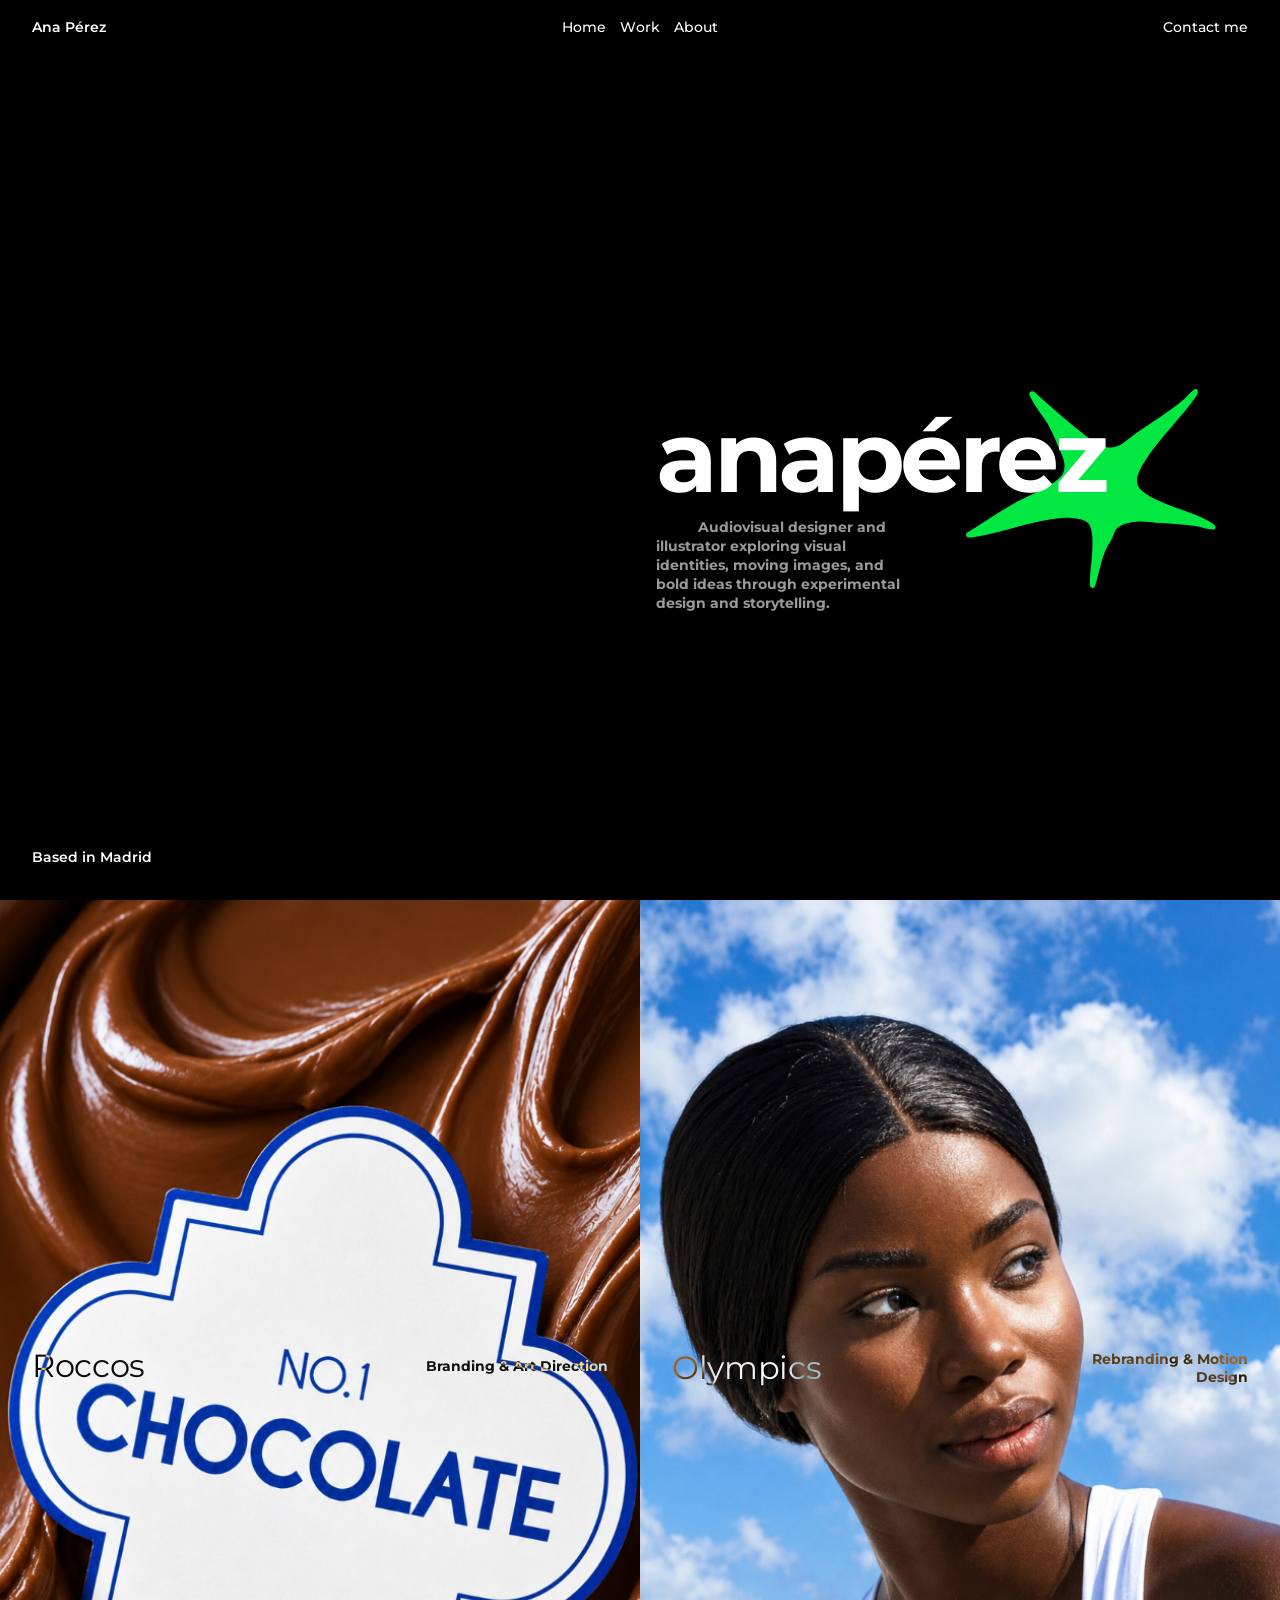
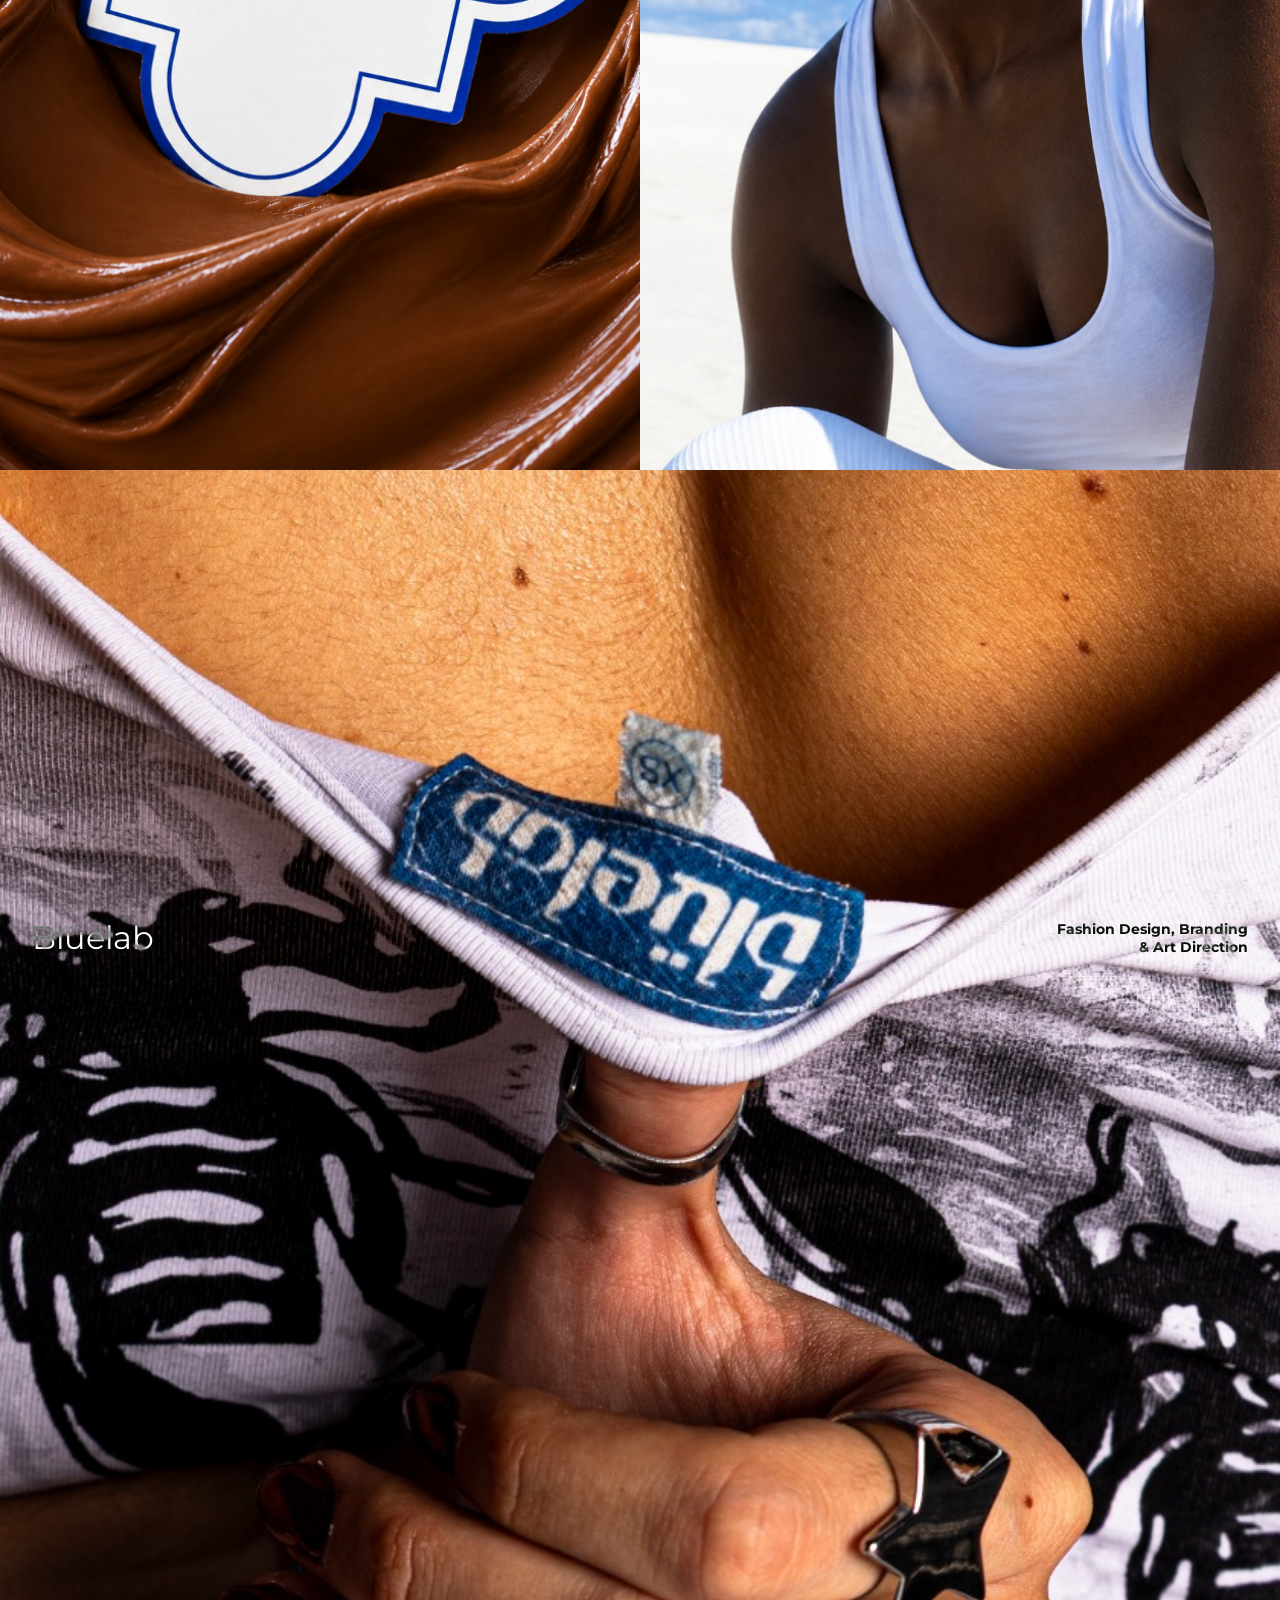
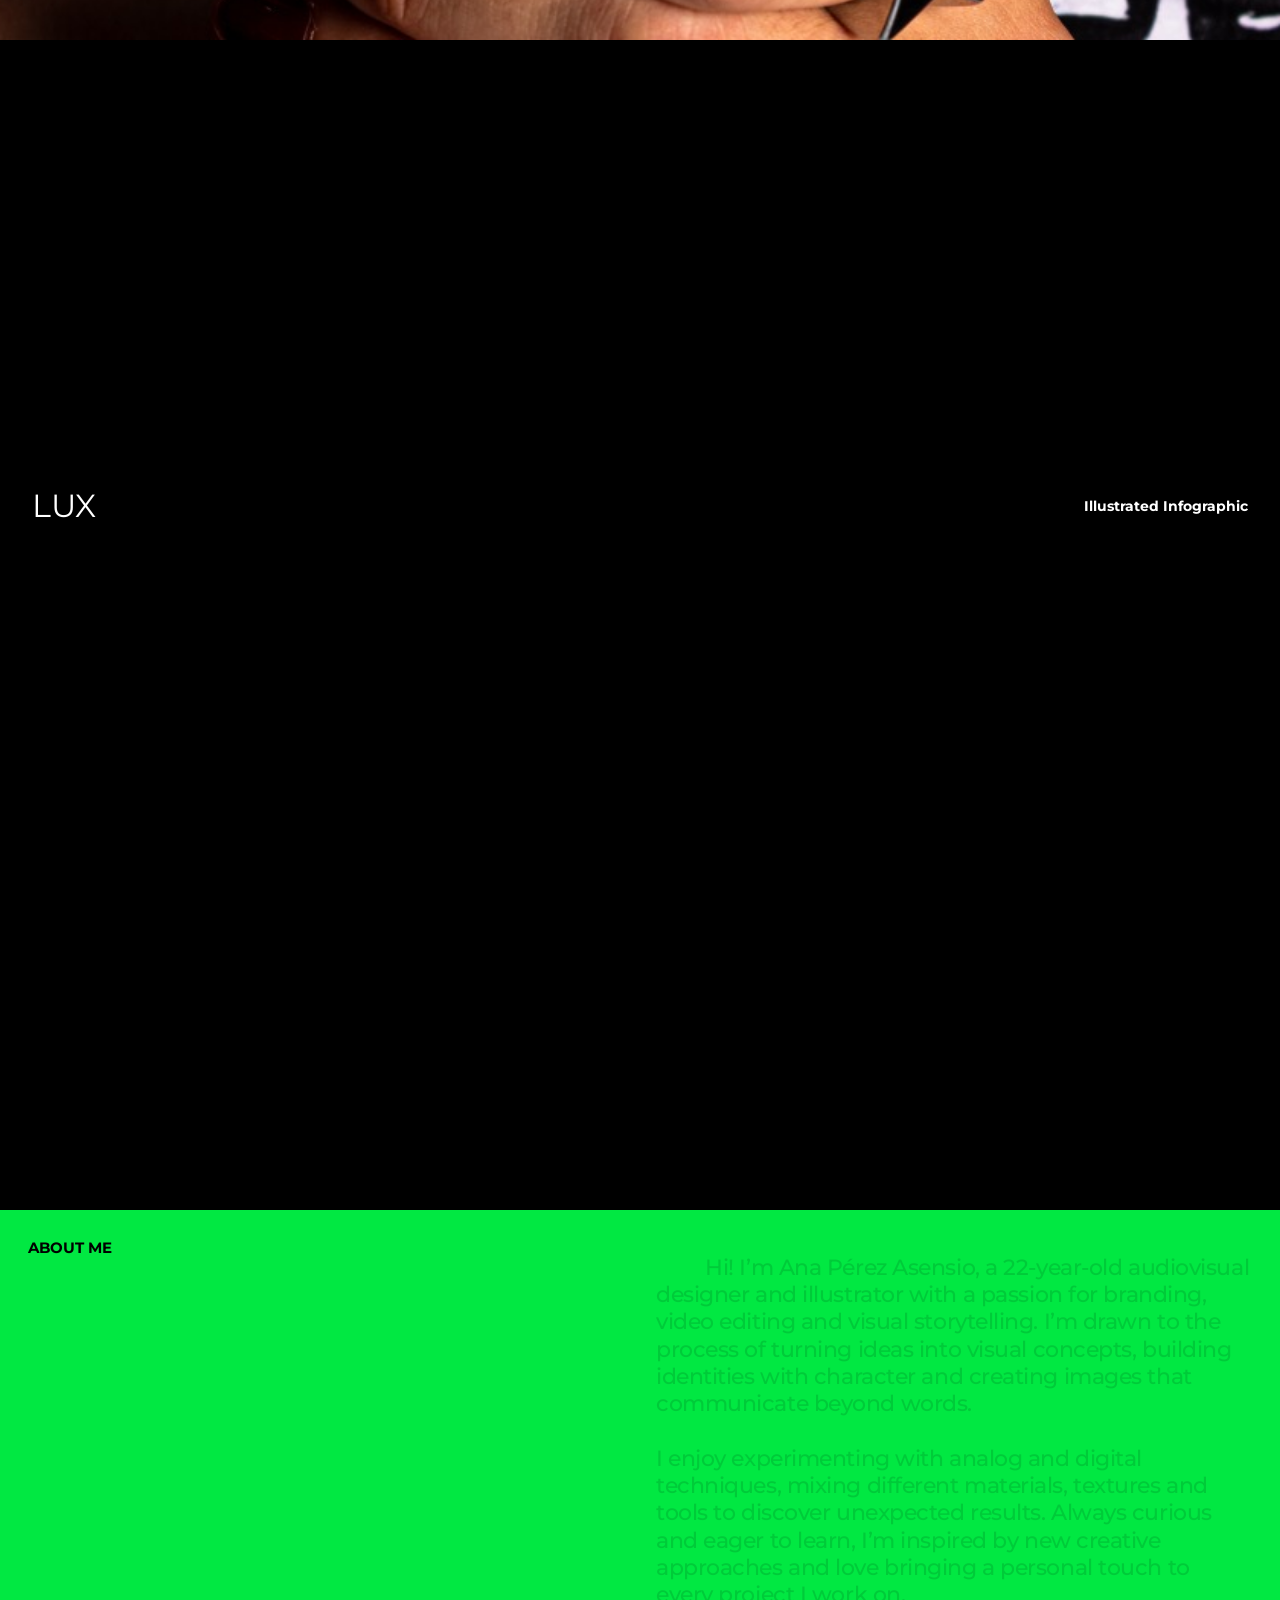
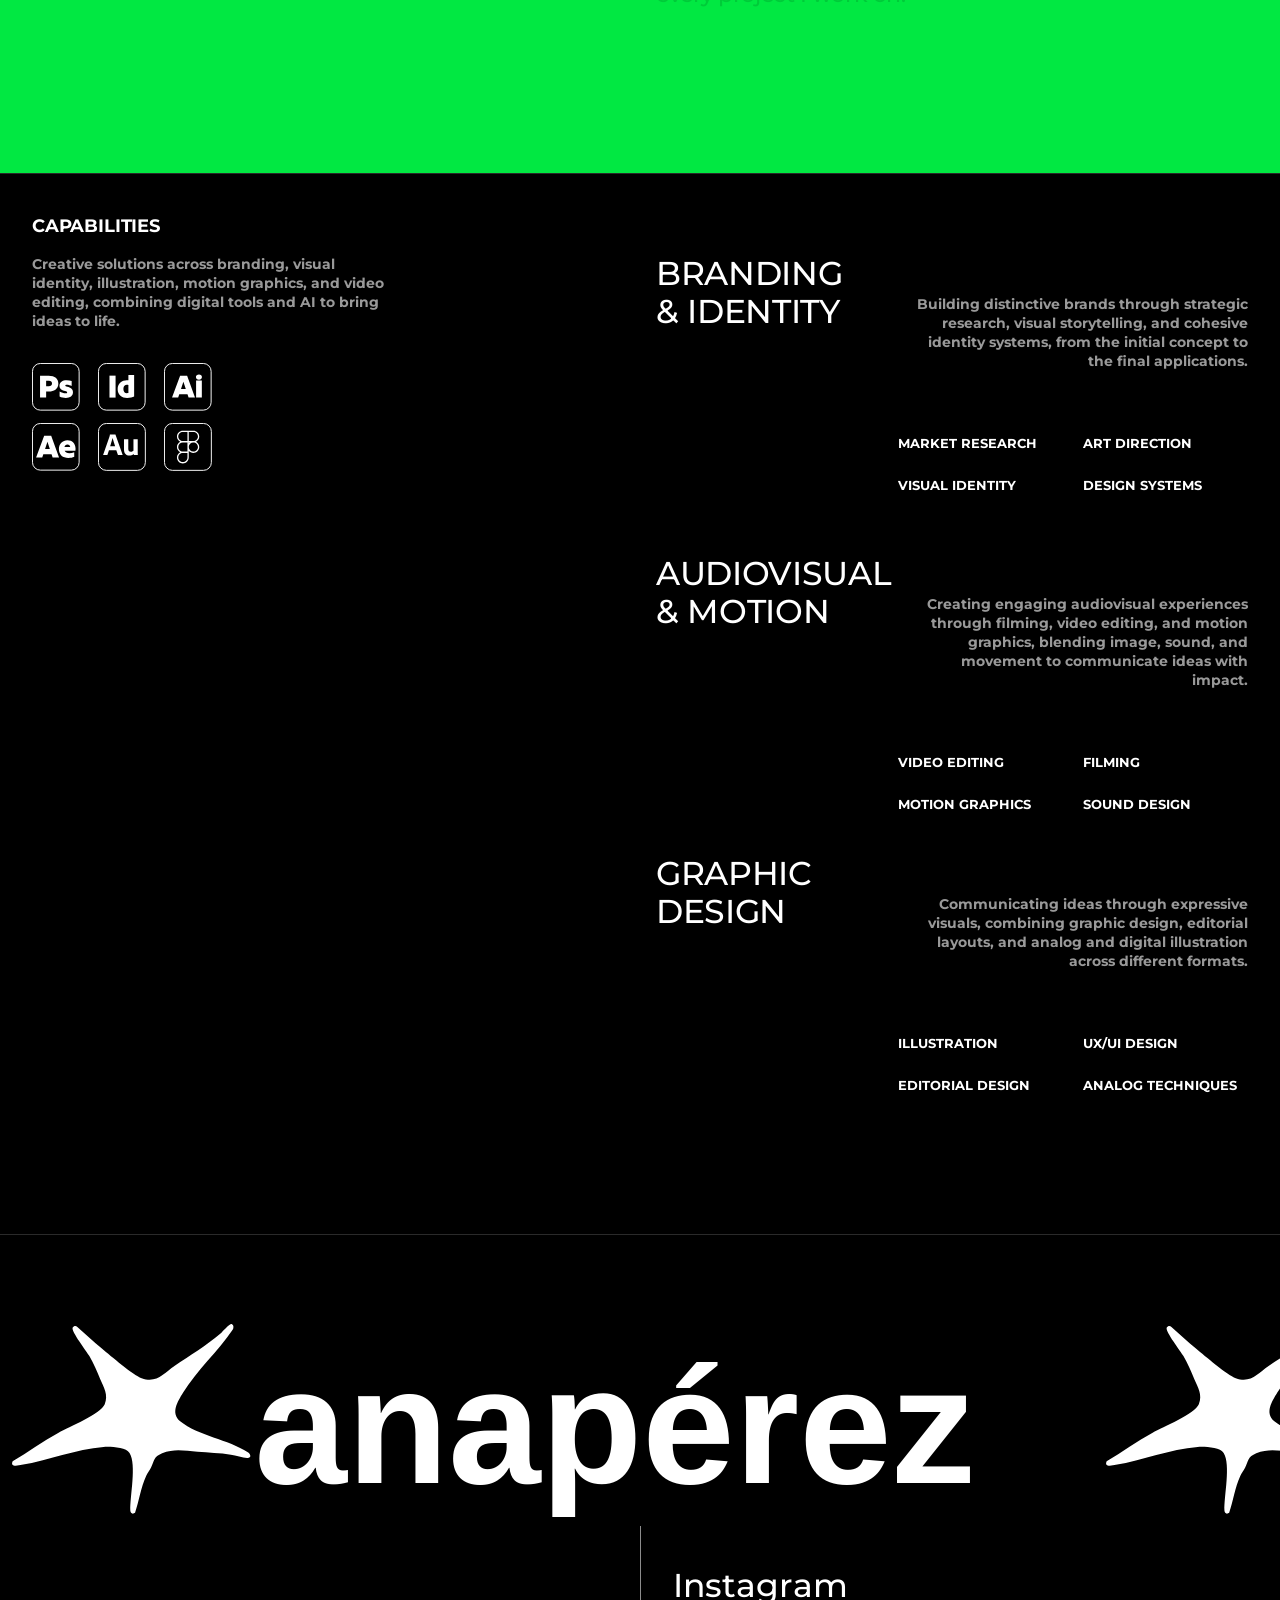
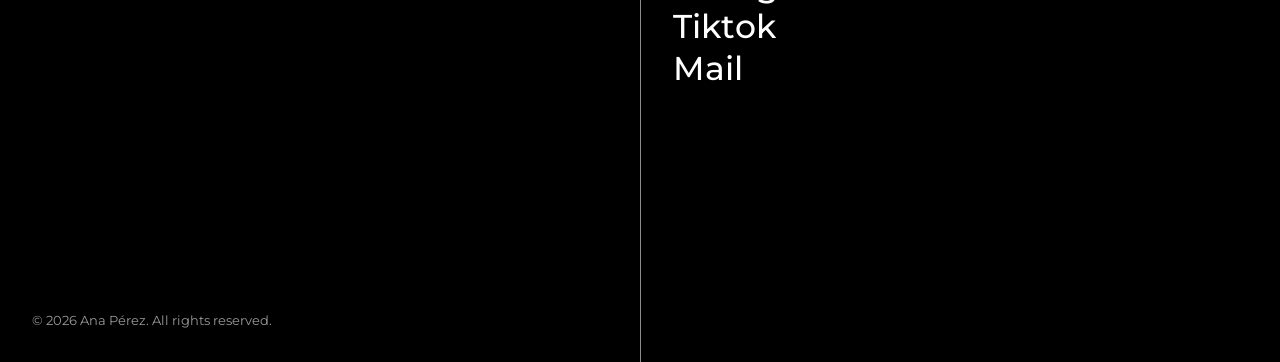
<file: index.html>
<!DOCTYPE html>
<html lang="en">
<head>
  <meta charset="UTF-8" />
  <meta name="viewport" content="width=device-width, initial-scale=1.0" />
  <title>Ana Pérez — Audiovisual designer & illustrator</title>
  <meta name="description" content="Portfolio of Ana Pérez, audiovisual designer and illustrator." />
  <link rel="icon" type="image/svg+xml" href="favicon.svg" />
  <link rel="preconnect" href="https://fonts.googleapis.com" />
  <link rel="preconnect" href="https://fonts.gstatic.com" crossorigin />
  <link href="https://fonts.googleapis.com/css2?family=Montserrat:wght@400;500;600;700;800&display=swap" rel="stylesheet" />
  <link rel="stylesheet" href="css/style.css" />
  <link rel="stylesheet" href="css/transition.css" />
  <script src="js/transition.js"></script>
</head>
<body>

  <!-- HEADER -->
  <header class="header">
    <a href="#top" class="logo">Ana Pérez</a>

    <nav class="nav" id="nav">
      <div class="nav__main">
        <a href="#top" class="roll" data-text="Home"><span>Home</span></a>
        <a href="#works" class="roll" data-text="Work"><span>Work</span></a>
        <a href="#about" class="roll" data-text="About"><span>About</span></a>
      </div>
      <a href="#contact" class="nav__contact roll" data-text="Contact me"><span>Contact me</span></a>
    </nav>

    <button class="menu-btn" id="menuBtn" aria-label="Open menu">Menu</button>
  </header>

  <main>

    <!-- HERO -->
    <section class="hero" id="top">
      <p class="hero__location">Based in Madrid</p>

      <div class="hero__content">
        <div class="hero__title">
          <svg class="hero__star" viewBox="0 0 342.09 272.6" xmlns="http://www.w3.org/2000/svg" aria-hidden="true">
            <path fill="#01E842" d="M176.56,271.46c-3.36,2.34-6.63.99-6.81-3.21-.75-20.58,9.35-65.53-1.11-82.9-5.16-8.57-28.27-9.28-37.34-8.64-39.47,2.81-79.46,19.6-117.3,25.7-5.13.83-17.24,3.97-13.19-5.2,22.29-13.17,43.22-28.61,65.96-41.03,14.47-7.9,60.71-26.7,66.24-40.76s-1.35-23.9-6.4-36.04c-4.72-11.36-9.31-22.74-15.65-33.35-4.01-6.72-25.91-34.97-24.07-40.65,1.66-2.64,4.52-3.25,6.83-1.13,11.84,10.47,23.4,21.36,35.59,31.43s44.53,38.08,56.68,42.32c21.95,7.65,31.44-6.86,47.07-17.52,22.47-15.33,45.22-29.01,66.2-46.8,2.94-2.5,13.28-15.15,16.52-13.53,2.7,1.35,2.49,5.68.88,7.94-21.16,31.21-51.8,58.81-71.28,90.71-7.54,12.35-18.17,29.33-4.06,40.89,25.51,20.89,69.63,26.15,97.17,44.83,4.66,3.16,5.28,8.62-1.06,8.14-6.52-.49-16.04-3.75-23.28-4.8-15.97-2.33-31.79-2.94-47.84-4.16-17.86-1.36-32.99-5.22-50.89,2.15-12.68,5.23-10.85,10.71-16.09,20.91-1.88,3.66-5.01,7.61-6.72,11.28-7.78,16.62-10.3,36.06-16.06,53.43Z"/>
          </svg>
          <h1 class="hero__wordmark">anapérez</h1>
        </div>
        <p class="hero__tagline">
          Audiovisual designer and illustrator exploring visual identities, moving images, and bold ideas through experimental design and storytelling.
        </p>
      </div>
    </section>

    <!-- WORKS -->
    <section class="works" id="works">
      <a href="project-1.html" class="project">
        <div class="project__img">
          <img src="media/project-1/image-hero.png" alt="Roccos preview" loading="lazy" />
        </div>
        <div class="project__info">
          <h3>Roccos</h3>
          <p>Branding & Art Direction</p>
        </div>
      </a>

      <a href="project-2.html" class="project">
        <div class="project__img">
          <img src="media/project-2/image-hero.png" alt="Olympics preview" loading="lazy" />
        </div>
        <div class="project__info">
          <h3>Olympics</h3>
          <p>Rebranding & Motion Design</p>
        </div>
      </a>

      <a href="project-3.html" class="project">
        <div class="project__img">
          <img src="media/project-3/image-hero.jpg" alt="Blüelab work cover" loading="lazy" />
        </div>
        <div class="project__info">
          <h3>Blüelab</h3>
          <p>Fashion Design, Branding & Art Direction</p>
        </div>
      </a>

      <a href="project-4.html" class="project">
        <div class="project__img">
          <video src="media/project-4/work-cover.mp4" autoplay muted loop playsinline preload="metadata" aria-label="LUX project cover"></video>
        </div>
        <div class="project__info">
          <h3>LUX</h3>
          <p>Illustrated Infographic</p>
        </div>
      </a>
    </section>

    <!-- ABOUT -->
    <section class="about" id="about">
      <div class="about__box">
        <h2 class="about__label">About me</h2>
        <div class="about__text">
          <p>Hi! I’m Ana Pérez Asensio, a 22-year-old audiovisual designer and illustrator with a passion for branding, video editing and visual storytelling. I’m drawn to the process of turning ideas into visual concepts, building identities with character and creating images that communicate beyond words.</p>
          <p>I enjoy experimenting with analog and digital techniques, mixing different materials, textures and tools to discover unexpected results. Always curious and eager to learn, I’m inspired by new creative approaches and love bringing a personal touch to every project I work on.</p>
        </div>
      </div>
    </section>

    <!-- CAPABILITIES -->
    <section class="cap" id="capabilities">
      <div class="cap__intro">
        <h2 class="cap__label">Capabilities</h2>
        <p class="cap__text">
          Creative solutions across branding, visual identity, illustration, motion graphics, and video editing, combining digital tools and AI to bring ideas to life.
        </p>
        <ul class="tools" aria-label="Tools">
          <li title="Photoshop">
            <svg viewBox="0 0 25 25" fill="none" xmlns="http://www.w3.org/2000/svg" role="img" aria-label="Photoshop">
              <rect x="0.248003" y="0.248003" width="24.3043" height="24.3043" rx="4.09206" stroke="currentColor" stroke-width="0.496007"/>
              <path d="M8.65962 6.58301C11.9017 6.58301 13.727 8.10075 13.727 10.6446C13.727 13.6127 11.2528 14.8071 8.93354 14.8071H7.36415V18.0155H4.18945V6.58301H8.65962ZM7.36415 9.2952V12.0927H8.7629C9.73507 12.0927 10.4176 11.6998 10.4176 10.7097C10.4176 9.80485 9.83835 9.29295 8.83026 9.29295H7.3619L7.36415 9.2952Z" fill="currentColor"/>
              <path d="M14.3737 17.4519L14.3917 14.8071C15.2965 15.4043 16.5583 15.7793 17.4294 15.7793C18.0266 15.7793 18.3005 15.6086 18.3005 15.3011C18.3005 14.9598 17.9256 14.8228 17.2094 14.6006C15.8263 14.1919 14.3086 13.6284 14.3086 11.8188C14.3086 10.0091 15.8263 8.95166 18.0289 8.95166C19.0706 8.95166 19.9238 9.10433 20.6737 9.42989L20.6557 11.9557C20.0585 11.5965 18.882 11.2732 18.1142 11.2732C17.5506 11.2732 17.3284 11.4438 17.3284 11.6998C17.3284 12.0074 17.6023 12.0927 18.4195 12.3486C20.0069 12.8269 21.3383 13.3388 21.3383 15.1978C21.3383 17.0568 19.8879 18.1659 17.618 18.1659C16.4236 18.1659 15.2965 17.9616 14.3759 17.4497L14.3737 17.4519Z" fill="currentColor"/>
            </svg>
          </li>
          <li title="InDesign">
            <svg viewBox="0 0 25 25" fill="none" xmlns="http://www.w3.org/2000/svg" role="img" aria-label="InDesign">
              <rect x="0.248003" y="0.248003" width="24.3043" height="24.3043" rx="4.09206" stroke="currentColor" stroke-width="0.496007"/>
              <path d="M5.97852 6.58301H9.15321V18.0155H5.97852V6.58301Z" fill="currentColor"/>
              <path d="M10.2373 13.6125C10.2373 10.5075 12.5588 8.95378 14.9634 8.95378C15.2867 8.95378 15.628 8.98746 15.8346 9.02114V6.22363H18.8207V17.4339C18.1044 17.7931 16.6877 18.168 15.152 18.168C12.5252 18.168 10.2373 16.684 10.2373 13.6125ZM15.8323 15.6759V11.4953C15.628 11.428 15.372 11.3763 15.0308 11.3763C14.0923 11.3763 13.2212 11.9219 13.2212 13.5609C13.2212 15.0629 14.007 15.7455 15.0465 15.7455C15.2845 15.7455 15.61 15.7275 15.8323 15.6781V15.6759Z" fill="currentColor"/>
            </svg>
          </li>
          <li title="Illustrator">
            <svg viewBox="0 0 25 25" fill="none" xmlns="http://www.w3.org/2000/svg" role="img" aria-label="Illustrator">
              <rect x="0.248003" y="0.248003" width="24.3043" height="24.3043" rx="4.09206" stroke="currentColor" stroke-width="0.496007"/>
              <path d="M8.39517 6.58301H12.0458L16.1411 18.0155H12.7957L12.2322 16.2755H7.95063L7.38708 18.0155H4.17871L8.39293 6.58301H8.39517ZM11.3453 13.5611L10.0993 9.72178L8.85319 13.5611H11.3453Z" fill="currentColor"/>
              <path d="M16.6309 7.33295C16.6309 6.51346 17.2618 5.98584 18.2182 5.98584C19.1747 5.98584 19.7539 6.53142 19.7539 7.33295C19.7539 8.13448 19.1567 8.71599 18.2182 8.71599C17.2281 8.71599 16.6309 8.17041 16.6309 7.33295ZM16.7162 9.1089H19.7023V18.0156H16.7162V9.1089Z" fill="currentColor"/>
            </svg>
          </li>
          <li title="After Effects">
            <svg viewBox="0 0 25 25" fill="none" xmlns="http://www.w3.org/2000/svg" role="img" aria-label="After Effects">
              <rect x="0.248003" y="0.248003" width="24.3043" height="24.3043" rx="4.09206" stroke="currentColor" stroke-width="0.496007"/>
              <path d="M6.34019 6.58301H9.99087L14.0861 18.0155H10.743L10.1795 16.2755H5.89789L5.33435 18.0155H2.12598L6.34019 6.58301ZM9.29037 13.5611L8.04429 9.72178L6.79821 13.5611H9.29037Z" fill="currentColor"/>
              <path d="M22.6762 13.3051C22.6762 13.7137 22.6425 14.1583 22.5909 14.4995H17.0116C17.3528 15.3527 18.1723 15.7613 19.4521 15.7613C20.3726 15.7613 21.1764 15.5907 21.9779 15.2157L22.0116 17.5867C21.1405 18.0312 20.202 18.1839 18.9918 18.1839C16.0057 18.1839 14.0098 16.5292 14.0098 13.5251C14.0098 10.777 15.9204 8.95166 18.4463 8.95166C20.9721 8.95166 22.6784 10.6243 22.6784 13.3028L22.6762 13.3051ZM16.9105 12.5552H19.8966C19.8293 11.7537 19.3331 11.1901 18.4642 11.1901C17.5953 11.1901 17.0991 11.6347 16.9105 12.5552Z" fill="currentColor"/>
            </svg>
          </li>
          <li title="Audition">
            <svg viewBox="0 0 26 26" fill="none" xmlns="http://www.w3.org/2000/svg" role="img" aria-label="Audition">
              <rect x="0.259078" y="0.259078" width="25.3897" height="25.3897" rx="4.27479" stroke="currentColor" stroke-width="0.518156"/>
              <path d="M9.91252 14.7141H5.9426L5.13281 17.2343C5.12422 17.2797 5.09895 17.3202 5.06198 17.3479C5.025 17.3756 4.979 17.3884 4.93303 17.3839H2.92243C2.80278 17.3839 2.77287 17.3241 2.80278 17.1937L6.24281 7.3138C6.27213 7.19517 6.30779 7.0782 6.34964 6.96339C6.40472 6.74058 6.43482 6.51233 6.43938 6.28286C6.43695 6.25534 6.44527 6.22795 6.4626 6.20644C6.47993 6.18493 6.50492 6.17096 6.53232 6.16748H9.3025C9.37301 6.16748 9.43284 6.19739 9.44246 6.25722L13.3226 17.2172C13.3525 17.3369 13.3226 17.3871 13.2158 17.3871H10.9819C10.944 17.3906 10.9061 17.3804 10.875 17.3585C10.8438 17.3366 10.8215 17.3043 10.8121 17.2674L9.91252 14.7141ZM6.56224 12.5871H9.27259C9.21276 12.367 9.12302 12.0967 9.0226 11.8168C8.92218 11.5369 8.83244 11.2164 8.73308 10.897C8.63373 10.5775 8.53331 10.2474 8.42327 9.91732C8.31323 9.58721 8.22349 9.27632 8.13375 8.96757C8.04401 8.65883 7.9735 8.38747 7.89338 8.13748H7.87308C7.77656 8.60339 7.6564 9.06408 7.51305 9.51776C7.3528 10.0274 7.19255 10.5679 7.02269 11.0978C6.89574 11.6024 6.74204 12.0999 6.56224 12.5881V12.5871Z" fill="currentColor"/>
              <path d="M21.512 8.96792V15.5179C21.512 15.8074 21.512 16.0574 21.5216 16.2881C21.5312 16.5189 21.5419 16.708 21.5515 16.8778C21.5611 17.0477 21.5814 17.1481 21.5911 17.2582C21.6007 17.3682 21.5611 17.3981 21.4714 17.3981H19.6424C19.6005 17.4035 19.558 17.3946 19.5218 17.3729C19.4855 17.3512 19.4577 17.3179 19.4426 17.2785L19.3828 17.0082C19.3662 16.9361 19.3593 16.862 19.3625 16.7881C19.0148 17.0978 18.6008 17.3237 18.1521 17.4483C17.7648 17.5568 17.3642 17.6108 16.962 17.6086C16.5679 17.615 16.1755 17.5543 15.8018 17.4291C15.4553 17.3088 15.143 17.1064 14.8916 16.8394C14.6146 16.5433 14.4092 16.1877 14.2912 15.7999C14.1398 15.3077 14.0677 14.7945 14.0775 14.2797V8.97753C14.0751 8.9613 14.076 8.94474 14.0801 8.92885C14.0842 8.91296 14.0914 8.89805 14.1014 8.88501C14.1113 8.87196 14.1238 8.86105 14.1381 8.8529C14.1523 8.84475 14.168 8.83954 14.1843 8.83758H16.2622C16.2785 8.83534 16.295 8.83637 16.3108 8.84061C16.3266 8.84485 16.3415 8.85221 16.3544 8.86227C16.3673 8.87232 16.3781 8.88486 16.3862 8.89915C16.3942 8.91345 16.3993 8.9292 16.4011 8.94548V13.9955C16.4011 14.4655 16.5079 14.8352 16.7109 15.1055C16.9139 15.3758 17.3306 15.5157 17.8113 15.5157C18.0592 15.5174 18.3054 15.4739 18.5378 15.3875C18.7775 15.3052 19.0033 15.1871 19.2076 15.0371V8.96792C19.2076 8.89741 19.2578 8.84826 19.3572 8.84826H21.3977C21.4254 8.84459 21.4535 8.85192 21.4758 8.8687C21.4982 8.88548 21.5131 8.91036 21.5173 8.938C21.5143 8.94231 21.5123 8.94721 21.5114 8.95237C21.5105 8.95754 21.5107 8.96284 21.512 8.96792V8.96792Z" fill="currentColor"/>
            </svg>
          </li>
          <li title="Figma">
            <svg viewBox="0 0 26 26" fill="none" xmlns="http://www.w3.org/2000/svg" role="img" aria-label="Figma">
              <rect x="0.259677" y="0.259078" width="25.3897" height="25.3897" rx="4.27479" stroke="currentColor" stroke-width="0.518156"/>
              <path d="M10.2168 4.13379H15.8997C17.6643 4.13379 19.0963 5.56581 19.0963 7.33046C19.0963 8.56708 18.3931 9.64031 17.365 10.1719C18.3931 10.7035 19.0963 11.7767 19.0963 13.0133C19.0963 14.778 17.6643 16.21 15.8997 16.21C14.8959 16.21 13.9997 15.7466 13.4135 15.0223V18.6963C13.4135 20.4609 11.9815 21.8929 10.2168 21.8929C8.45216 21.8929 7.02013 20.4609 7.02013 18.6963C7.02013 17.4596 7.72338 16.3864 8.75154 15.8548C7.72338 15.3232 7.02013 14.25 7.02013 13.0133C7.02013 11.7767 7.72338 10.7035 8.75152 10.1719C7.72338 9.64031 7.02013 8.56708 7.02013 7.33046C7.02013 5.56581 8.45216 4.13379 10.2168 4.13379ZM7.7305 7.33046C7.7305 5.95813 8.84448 4.84415 10.2168 4.84415H12.703V9.81667H10.2168L10.2091 9.81668C8.8403 9.81252 7.7305 8.7002 7.7305 7.33046ZM12.7031 12.9795C12.703 12.9908 12.703 13.0021 12.703 13.0133C12.703 13.0246 12.703 13.0359 12.7031 13.0471V15.4996H10.2168C8.84448 15.4996 7.7305 14.3857 7.7305 13.0133C7.7305 11.6436 8.84035 10.5312 10.2092 10.527L10.2168 10.5271H12.703L12.7031 12.9795ZM13.4135 13.0431V12.9836C13.4294 11.6283 14.5317 10.5325 15.8895 10.5271H15.8997C15.9022 10.5271 15.9048 10.5271 15.9073 10.527C17.2761 10.5312 18.386 11.6436 18.386 13.0133C18.386 14.3857 17.272 15.4996 15.8997 15.4996C14.5373 15.4996 13.4295 14.4017 13.4135 13.0431ZM13.8909 10.5271C13.7155 10.669 13.5554 10.829 13.4135 11.0044V10.5271H13.8909ZM15.9074 9.81668C15.9048 9.81667 15.9022 9.81667 15.8997 9.81667C15.8958 9.81667 15.8919 9.81668 15.888 9.81669H13.4135V4.84415H15.8997C17.272 4.84415 18.386 5.95813 18.386 7.33046C18.386 8.7002 17.2762 9.81252 15.9074 9.81668ZM10.2168 16.21C8.84448 16.21 7.7305 17.3239 7.7305 18.6963C7.7305 20.0686 8.84448 21.1826 10.2168 21.1826C11.5892 21.1826 12.7031 20.0686 12.7031 18.6963V16.21H10.2168Z" fill-rule="evenodd" clip-rule="evenodd" fill="currentColor"/>
            </svg>
          </li>
        </ul>
      </div>

      <div class="services">
        <article class="service">
          <h3 class="service__title">Branding<br>&amp; Identity</h3>
          <div class="service__body">
            <p class="service__desc">Building distinctive brands through strategic research, visual storytelling, and cohesive identity systems, from the initial concept to the final applications.</p>
            <ul class="service__tags">
            <li>Market research</li>
            <li>Art direction</li>
            <li>Visual identity</li>
            <li>Design systems</li>
            </ul>
          </div>
        </article>
        <article class="service">
          <h3 class="service__title">Audiovisual<br>&amp; Motion</h3>
          <div class="service__body">
            <p class="service__desc">Creating engaging audiovisual experiences through filming, video editing, and motion graphics, blending image, sound, and movement to communicate ideas with impact.</p>
            <ul class="service__tags">
            <li>Video editing</li>
            <li>Filming</li>
            <li>Motion graphics</li>
            <li>Sound design</li>
            </ul>
          </div>
        </article>
        <article class="service">
          <h3 class="service__title">Graphic<br>Design</h3>
          <div class="service__body">
            <p class="service__desc">Communicating ideas through expressive visuals, combining graphic design, editorial layouts, and analog and digital illustration across different formats.</p>
            <ul class="service__tags">
            <li>Illustration</li>
            <li>UX/UI design</li>
            <li>Editorial design</li>
            <li>Analog techniques</li>
            </ul>
          </div>
        </article>
      </div>
    </section>

  </main>

  <!-- FOOTER / CONTACT -->
  <footer class="footer" id="contact">
    <!-- Wordmark + estrella en bucle -->
    <div class="marquee marquee--brand" role="img" aria-label="Ana Pérez">
      <div class="marquee__track">
        <img src="marquee-anaperez.svg" alt="" />
        <img src="marquee-anaperez.svg" alt="" />
        <img src="marquee-anaperez.svg" alt="" />
        <img src="marquee-anaperez.svg" alt="" />
      </div>
    </div>

    <div class="footer__bottom">
      <div class="footer__links">
        <a href="https://www.instagram.com/bluelab.studioo?stkn=eDNiZ2hmcWo5M2tt&amp;utm_source=qr" target="_blank" rel="noopener" class="roll" data-text="Instagram"><span>Instagram</span></a>
        <a href="https://www.tiktok.com/@anaa.peerezzz?_r=1&amp;_t=ZG-9A0M9eDlarZ" target="_blank" rel="noopener" class="roll" data-text="Tiktok"><span>Tiktok</span></a>
        <a href="mailto:anaperezasensio04@gmail.com" class="roll" data-text="Mail"><span>Mail</span></a>
      </div>
      <p class="footer__legal">© 2026 Ana Pérez. All rights reserved.</p>
    </div>
  </footer>

  <script src="js/script.js"></script>
</body>
</html>
</file>
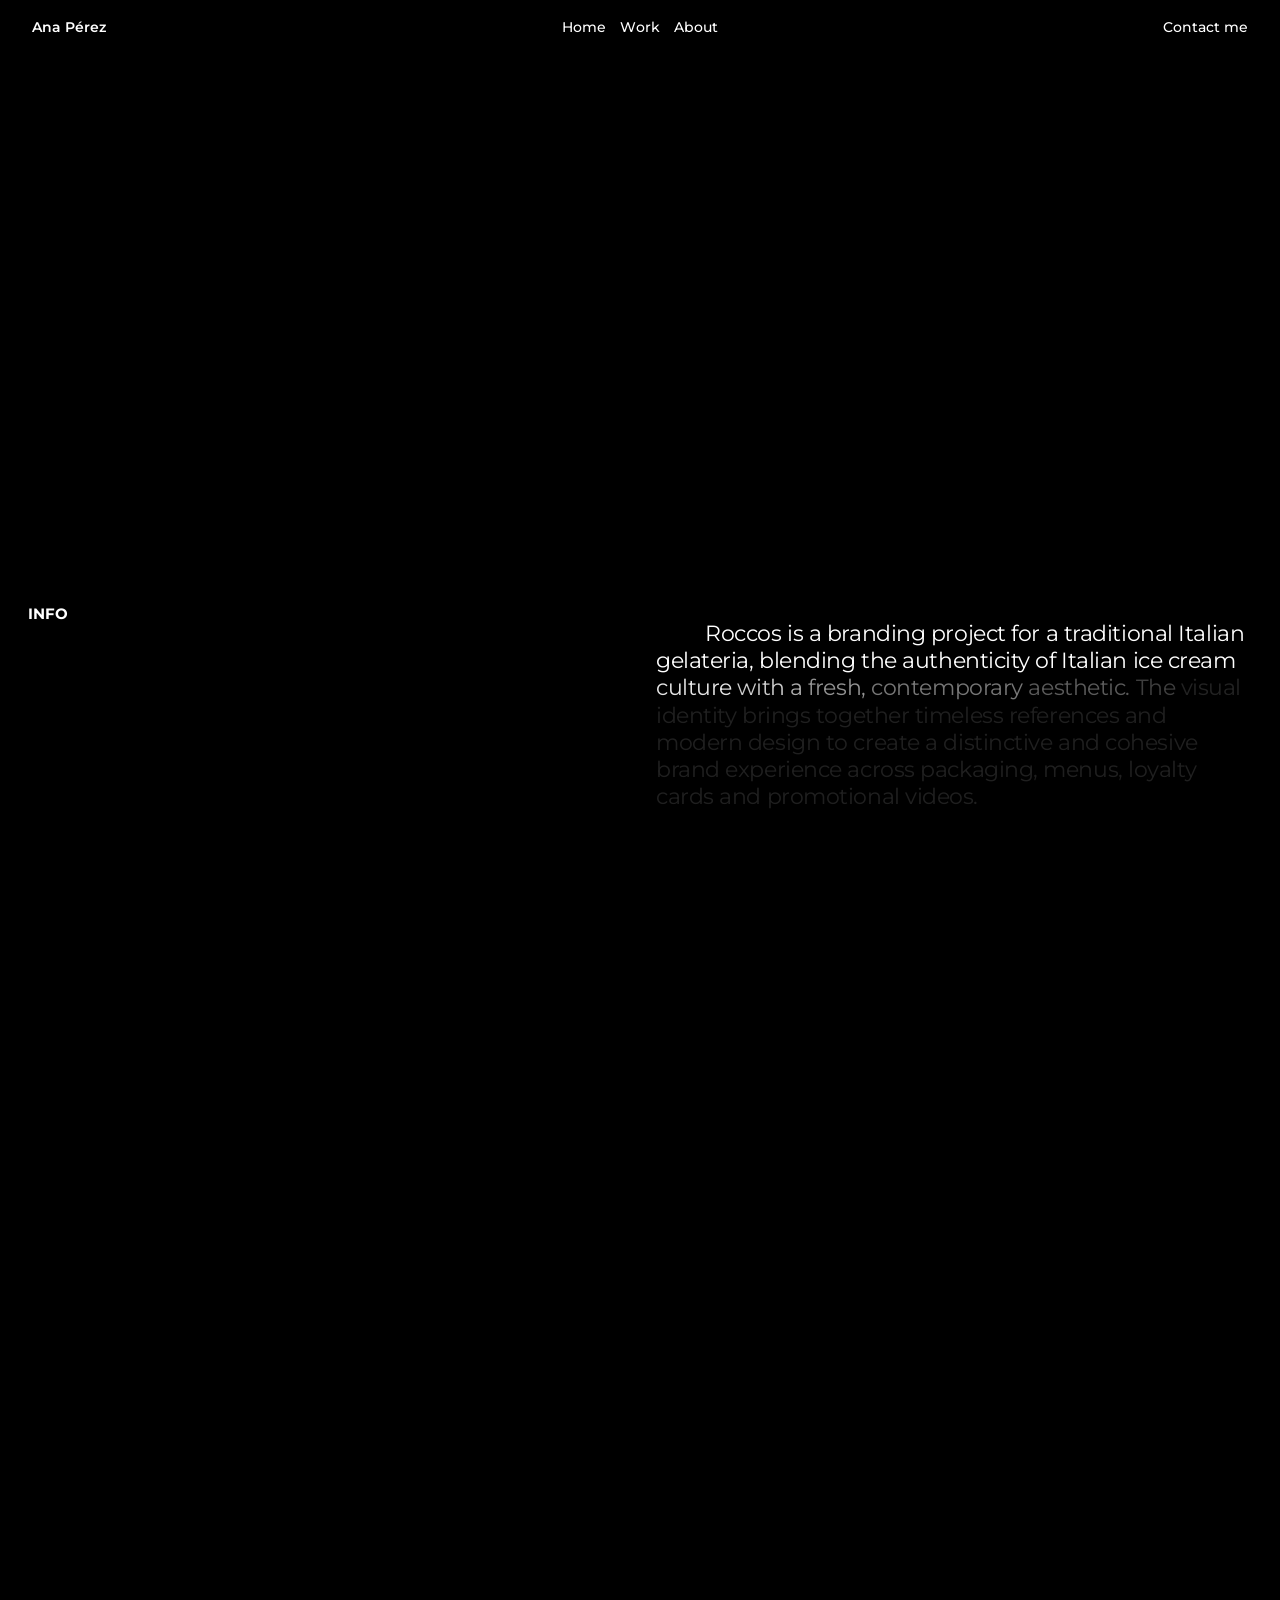
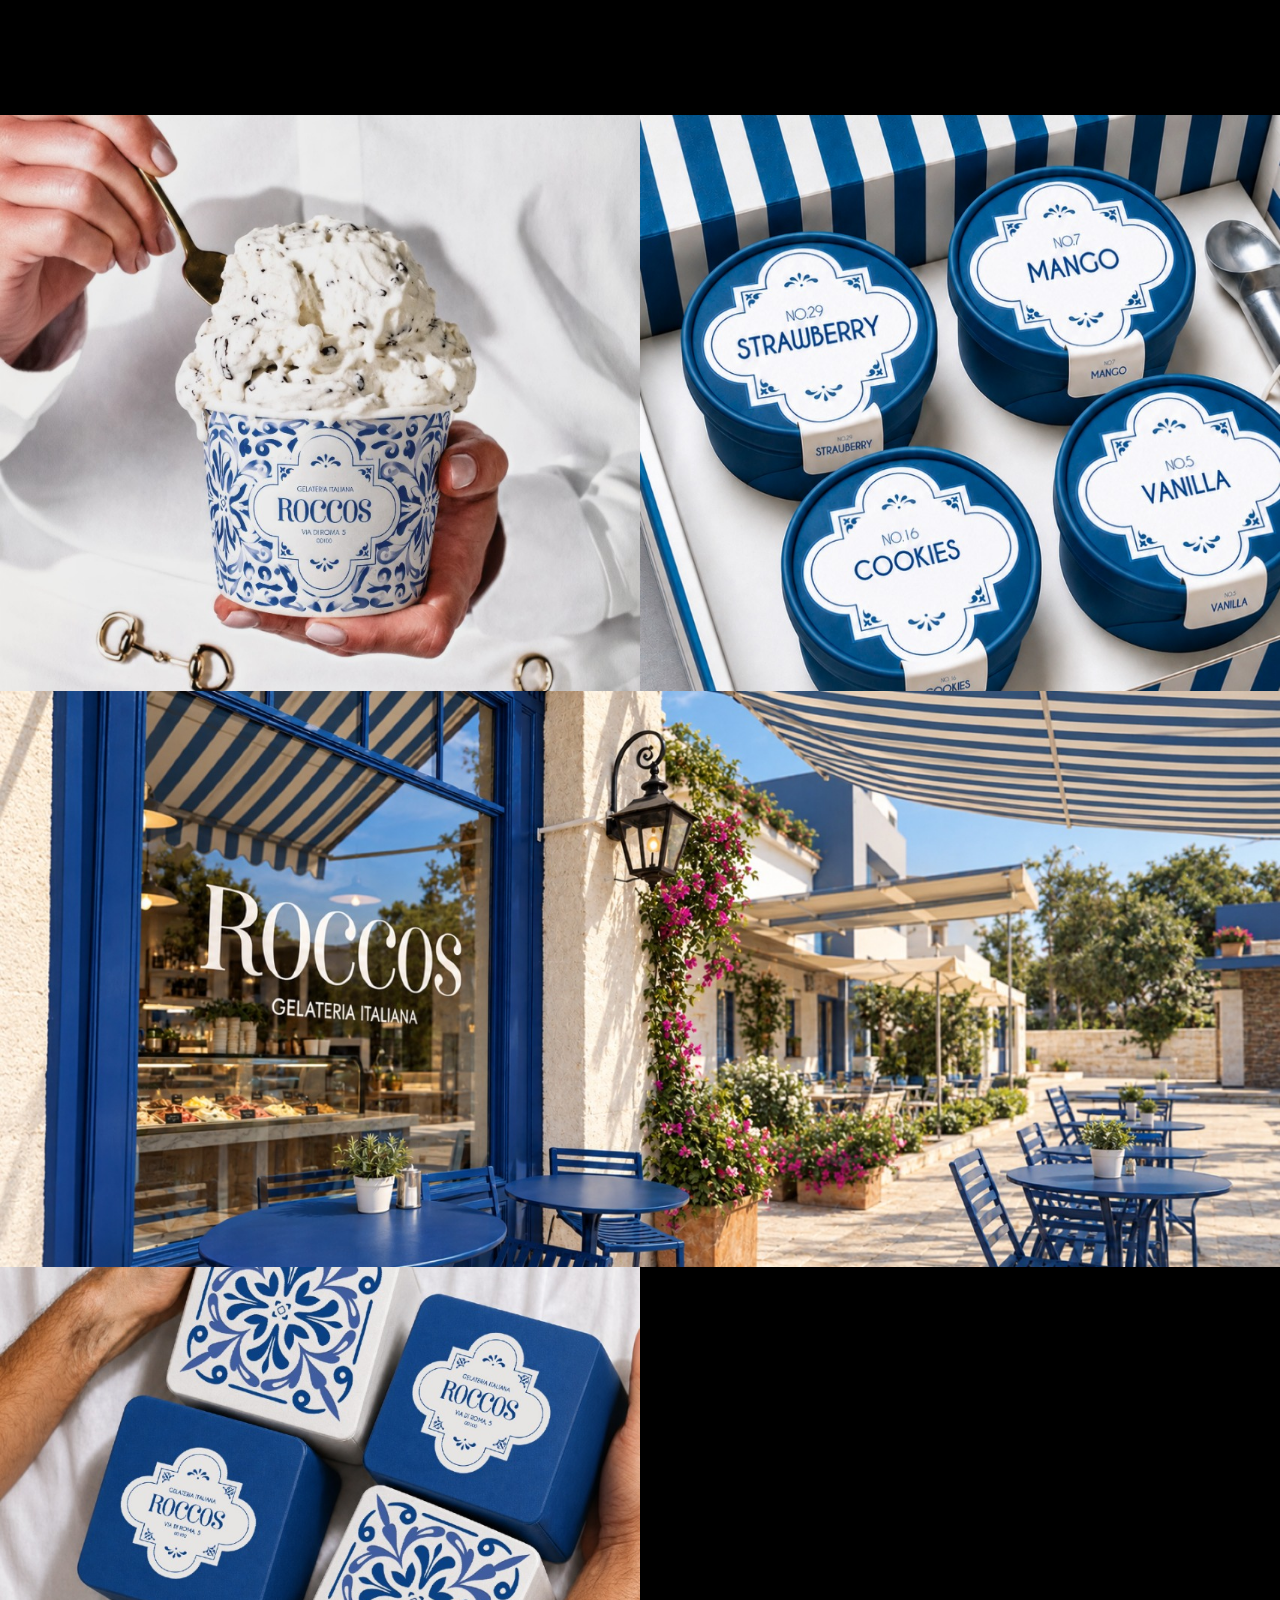
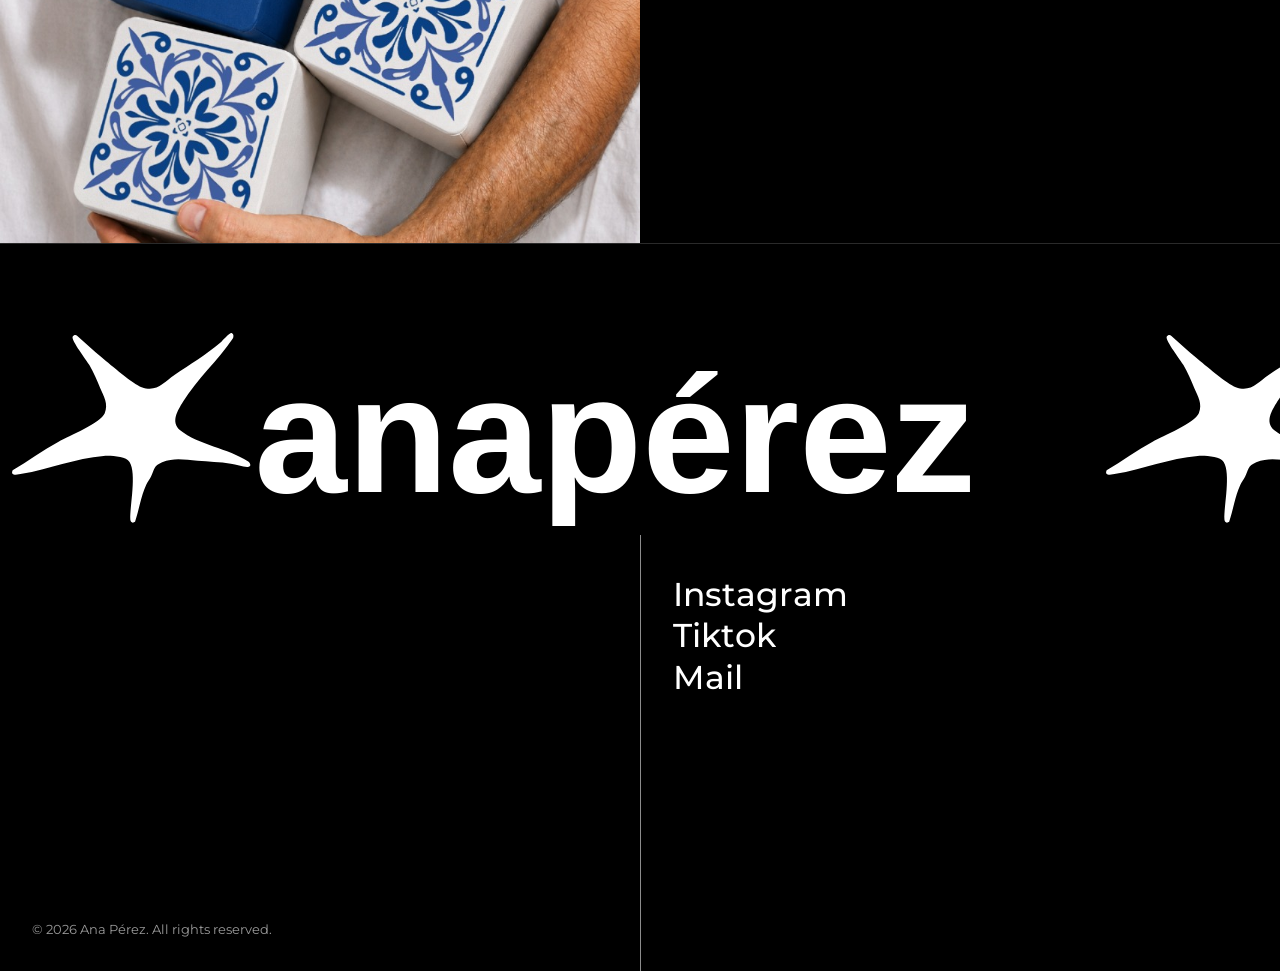
<file: project-1.html>
<!DOCTYPE html>
<html lang="en">
<head>
  <meta charset="UTF-8" />
  <meta name="viewport" content="width=device-width, initial-scale=1.0" />
  <title>Project One — Ana Pérez</title>
  <meta name="description" content="Project One: Brand strategy, Creative direction. Project by Ana Pérez." />
  <link rel="icon" type="image/svg+xml" href="favicon.svg" />
  <link rel="preconnect" href="https://fonts.googleapis.com" />
  <link rel="preconnect" href="https://fonts.gstatic.com" crossorigin />
  <link href="https://fonts.googleapis.com/css2?family=Montserrat:wght@400;500;600;700;800&display=swap" rel="stylesheet" />
  <link rel="stylesheet" href="css/style.css" />
  <link rel="stylesheet" href="css/transition.css" />
  <link rel="stylesheet" href="css/project.css" />
  <script src="js/transition.js"></script>
</head>
<body>

  <!-- HEADER (igual que la home; los enlaces apuntan a index.html) -->
  <header class="header">
    <a href="index.html" class="logo">Ana Pérez</a>

    <nav class="nav" id="nav">
      <div class="nav__main">
        <a href="index.html" class="roll" data-text="Home"><span>Home</span></a>
        <a href="index.html#works" class="roll" data-text="Work"><span>Work</span></a>
        <a href="index.html#about" class="roll" data-text="About"><span>About</span></a>
      </div>
      <a href="#contact" class="nav__contact roll" data-text="Contact me"><span>Contact me</span></a>
    </nav>

    <button class="menu-btn" id="menuBtn" aria-label="Open menu">Menu</button>
  </header>

  <main>

    <!-- 1 · VÍDEO -->
    <section class="pj-hero">
      <figure class="pj-media" data-label="Hero video">
        <video src="media/project-1/hero.mp4" autoplay muted loop playsinline preload="metadata"></video>
      </figure>
    </section>

    <!-- 2 · DESCRIPCIÓN -->
    <section class="pj-info">
      <h2 class="pj-info__label">Info</h2>
      <div class="pj-info__body">
        <div class="pj-info__text">
          <p>Roccos is a branding project for a traditional Italian gelateria, blending the authenticity of Italian ice cream culture with a fresh, contemporary aesthetic. The visual identity brings together timeless references and modern design to create a distinctive and cohesive brand experience across packaging, menus, loyalty cards and promotional videos.</p>
          <p></p>
        </div>
        <dl class="pj-meta">
          <div><dt>Year</dt><dd>2025</dd></div>
          <div><dt>Project name</dt><dd>ROCCOS</dd></div>
          <div><dt>Services</dt><dd>Brand Identity, Packaging, Print Design, Motion Design</dd></div>
        </dl>
      </div>
    </section>

    <!-- 3 · GALERÍA: vídeo · imágenes · vídeo -->
    <section class="pj-gallery">
      <figure class="pj-media pj-media--full" data-label="Video 1">
        <video src="media/project-1/video-1.mp4" muted loop playsinline preload="metadata"></video>
      </figure>
      <figure class="pj-media pj-media--a" data-label="Image 1">
        <img src="media/project-1/image-1.jpg" alt="Roccos gelato cup being served" loading="lazy" />
      </figure>
      <figure class="pj-media pj-media--b" data-label="Image 2">
        <img src="media/project-1/image-2.jpg" alt="Roccos gelato tubs in assorted flavors" loading="lazy" />
      </figure>
      <figure class="pj-media pj-media--full" data-label="Image 3">
        <img src="media/project-1/image-3.jpg" alt="Roccos gelateria storefront and terrace" loading="lazy" />
      </figure>
      <figure class="pj-media pj-media--a" data-label="Image 4">
        <img src="media/project-1/image-4.jpg" alt="Roccos branded gelato packaging" loading="lazy" />
      </figure>
      <figure class="pj-media pj-media--b" data-label="Webloyalty video">
        <video src="media/project-1/webloyalty.mp4" muted loop playsinline preload="metadata"></video>
      </figure>
    </section>

  </main>

  <!-- FOOTER / CONTACT (igual que la home) -->
  <footer class="footer" id="contact">
    <div class="marquee marquee--brand" role="img" aria-label="Ana Pérez">
      <div class="marquee__track">
        <img src="marquee-anaperez.svg" alt="" />
        <img src="marquee-anaperez.svg" alt="" />
        <img src="marquee-anaperez.svg" alt="" />
        <img src="marquee-anaperez.svg" alt="" />
      </div>
    </div>

    <div class="footer__bottom">
      <div class="footer__links">
        <a href="https://www.instagram.com/bluelab.studioo?stkn=eDNiZ2hmcWo5M2tt&amp;utm_source=qr" target="_blank" rel="noopener" class="roll" data-text="Instagram"><span>Instagram</span></a>
        <a href="https://www.tiktok.com/@anaa.peerezzz?_r=1&amp;_t=ZG-9A0M9eDlarZ" target="_blank" rel="noopener" class="roll" data-text="Tiktok"><span>Tiktok</span></a>
        <a href="mailto:anaperezasensio04@gmail.com" class="roll" data-text="Mail"><span>Mail</span></a>
      </div>
      <p class="footer__legal">© 2026 Ana Pérez. All rights reserved.</p>
    </div>
  </footer>

  <script src="js/script.js"></script>
  <script src="js/project.js"></script>
</body>
</html>
</file>
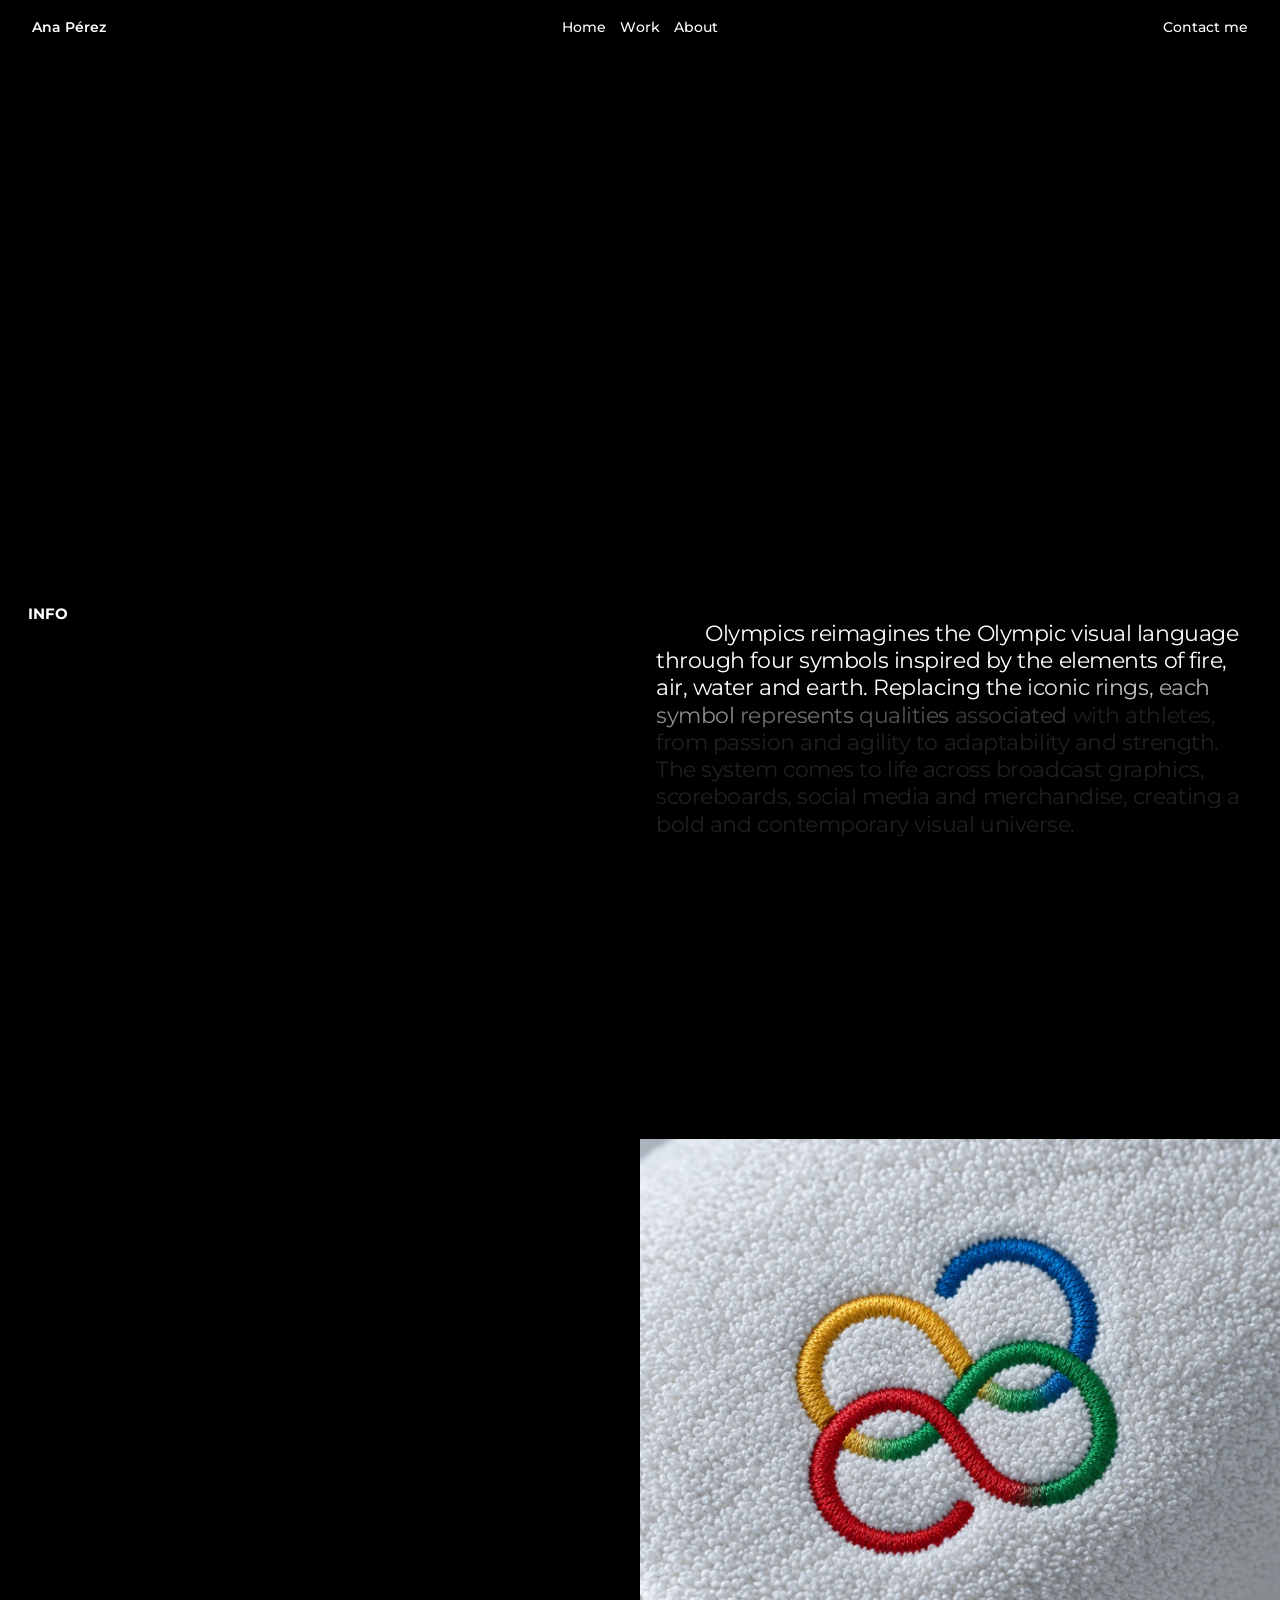
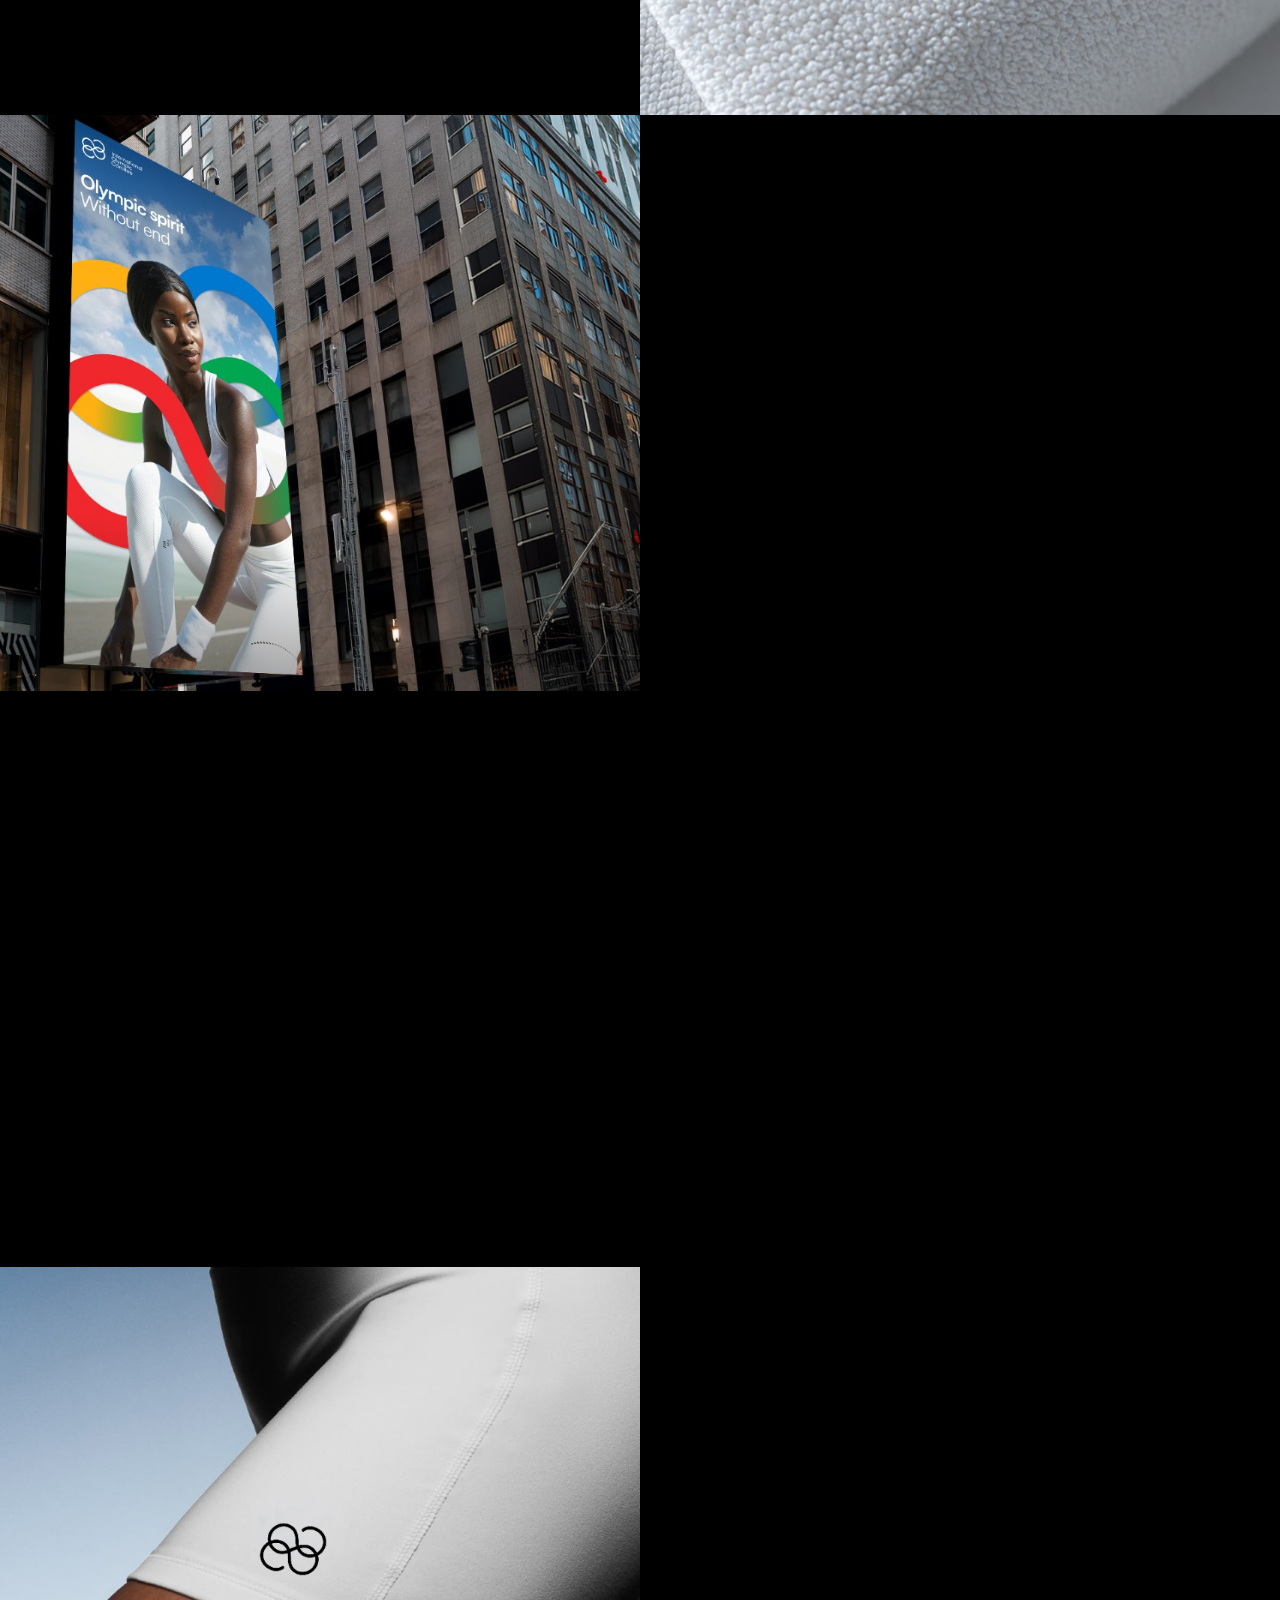
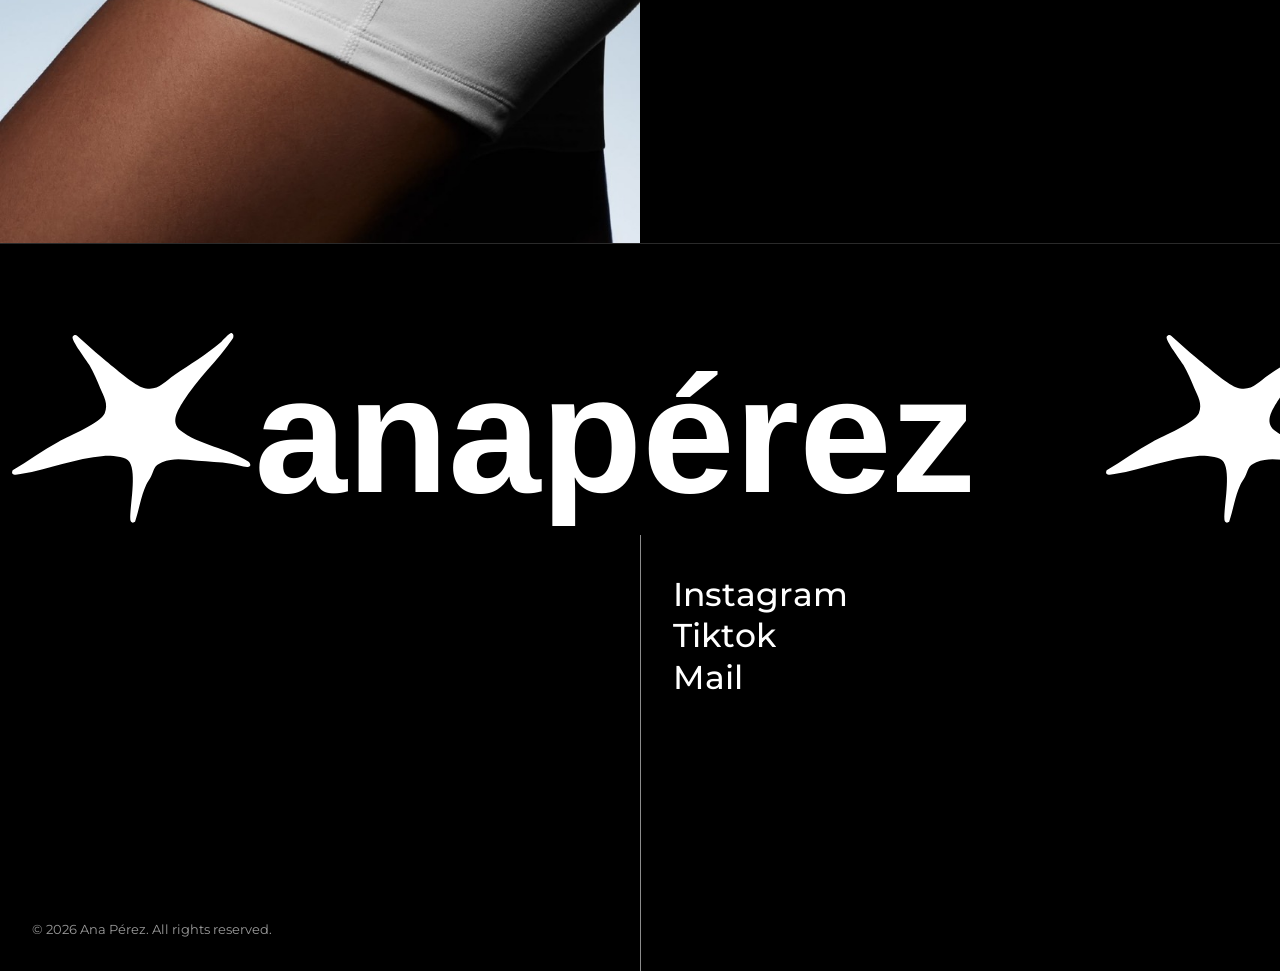
<file: project-2.html>
<!DOCTYPE html>
<html lang="en">
<head>
  <meta charset="UTF-8" />
  <meta name="viewport" content="width=device-width, initial-scale=1.0" />
  <title>Olympics — Ana Pérez</title>
  <meta name="description" content="Olympics: Visual identity, Brand applications. Project by Ana Pérez." />
  <link rel="icon" type="image/svg+xml" href="favicon.svg" />
  <link rel="preconnect" href="https://fonts.googleapis.com" />
  <link rel="preconnect" href="https://fonts.gstatic.com" crossorigin />
  <link href="https://fonts.googleapis.com/css2?family=Montserrat:wght@400;500;600;700;800&display=swap" rel="stylesheet" />
  <link rel="stylesheet" href="css/style.css" />
  <link rel="stylesheet" href="css/transition.css" />
  <link rel="stylesheet" href="css/project.css" />
  <script src="js/transition.js"></script>
</head>
<body>

  <!-- HEADER (igual que la home; los enlaces apuntan a index.html) -->
  <header class="header">
    <a href="index.html" class="logo">Ana Pérez</a>

    <nav class="nav" id="nav">
      <div class="nav__main">
        <a href="index.html" class="roll" data-text="Home"><span>Home</span></a>
        <a href="index.html#works" class="roll" data-text="Work"><span>Work</span></a>
        <a href="index.html#about" class="roll" data-text="About"><span>About</span></a>
      </div>
      <a href="#contact" class="nav__contact roll" data-text="Contact me"><span>Contact me</span></a>
    </nav>

    <button class="menu-btn" id="menuBtn" aria-label="Open menu">Menu</button>
  </header>

  <main>

    <!-- 1 · VÍDEO -->
    <section class="pj-hero">
      <figure class="pj-media" data-label="Hero video">
        <video src="media/project-2/hero.mp4" autoplay muted loop playsinline preload="metadata"></video>
      </figure>
    </section>

    <!-- 2 · DESCRIPCIÓN -->
    <section class="pj-info">
      <h2 class="pj-info__label">Info</h2>
      <div class="pj-info__body">
        <div class="pj-info__text">
          <p>Olympics reimagines the Olympic visual language through four symbols inspired by the elements of fire, air, water and earth. Replacing the iconic rings, each symbol represents qualities associated with athletes, from passion and agility to adaptability and strength. The system comes to life across broadcast graphics, scoreboards, social media and merchandise, creating a bold and contemporary visual universe.</p>
          <p></p>
        </div>
        <dl class="pj-meta">
          <div><dt>Year</dt><dd>2025</dd></div>
          <div><dt>Project name</dt><dd>Olympics</dd></div>
          <div><dt>Services</dt><dd>Brand Strategy, Visual Identity, Motion Design, Broadcast Graphics, Social Media, Merchandising</dd></div>
        </dl>
      </div>
    </section>

    <!-- 3 · GALERÍA OLYMPICS -->
    <section class="pj-gallery">
      <figure class="pj-media pj-media--a" data-label="Landing mockup">
        <video src="media/project-2/video-1.mp4" muted loop playsinline preload="metadata"></video>
      </figure>
      <figure class="pj-media pj-media--a" data-label="Image 1">
        <img src="media/project-2/image-1.jpg" alt="Olympics rings embroidered on white fabric" loading="lazy" />
      </figure>
      <figure class="pj-media pj-media--a" data-label="Image 2">
        <img src="media/project-2/image-2.jpg" alt="Olympics campaign billboard in a city" loading="lazy" />
      </figure>
      <figure class="pj-media pj-media--a" data-label="Post web">
        <video src="media/project-2/video-2.mp4" muted loop playsinline preload="metadata"></video>
      </figure>
      <figure class="pj-media pj-media--full" data-label="Rótulos web">
        <video src="media/project-2/video-3.mp4" muted loop playsinline preload="metadata"></video>
      </figure>
      <figure class="pj-media pj-media--a" data-label="Image 3">
        <img src="media/project-2/image-3.jpg" alt="Olympics emblem on athletic clothing" loading="lazy" />
      </figure>
      <figure class="pj-media pj-media--b" data-label="Stories web">
        <video src="media/project-2/video-4.mp4" muted loop playsinline preload="metadata"></video>
      </figure>
    </section>

  </main>

  <!-- FOOTER / CONTACT (igual que la home) -->
  <footer class="footer" id="contact">
    <div class="marquee marquee--brand" role="img" aria-label="Ana Pérez">
      <div class="marquee__track">
        <img src="marquee-anaperez.svg" alt="" />
        <img src="marquee-anaperez.svg" alt="" />
        <img src="marquee-anaperez.svg" alt="" />
        <img src="marquee-anaperez.svg" alt="" />
      </div>
    </div>

    <div class="footer__bottom">
      <div class="footer__links">
        <a href="https://www.instagram.com/bluelab.studioo?stkn=eDNiZ2hmcWo5M2tt&amp;utm_source=qr" target="_blank" rel="noopener" class="roll" data-text="Instagram"><span>Instagram</span></a>
        <a href="https://www.tiktok.com/@anaa.peerezzz?_r=1&amp;_t=ZG-9A0M9eDlarZ" target="_blank" rel="noopener" class="roll" data-text="Tiktok"><span>Tiktok</span></a>
        <a href="mailto:anaperezasensio04@gmail.com" class="roll" data-text="Mail"><span>Mail</span></a>
      </div>
      <p class="footer__legal">© 2026 Ana Pérez. All rights reserved.</p>
    </div>
  </footer>

  <script src="js/script.js"></script>
  <script src="js/project.js"></script>
</body>
</html>
</file>
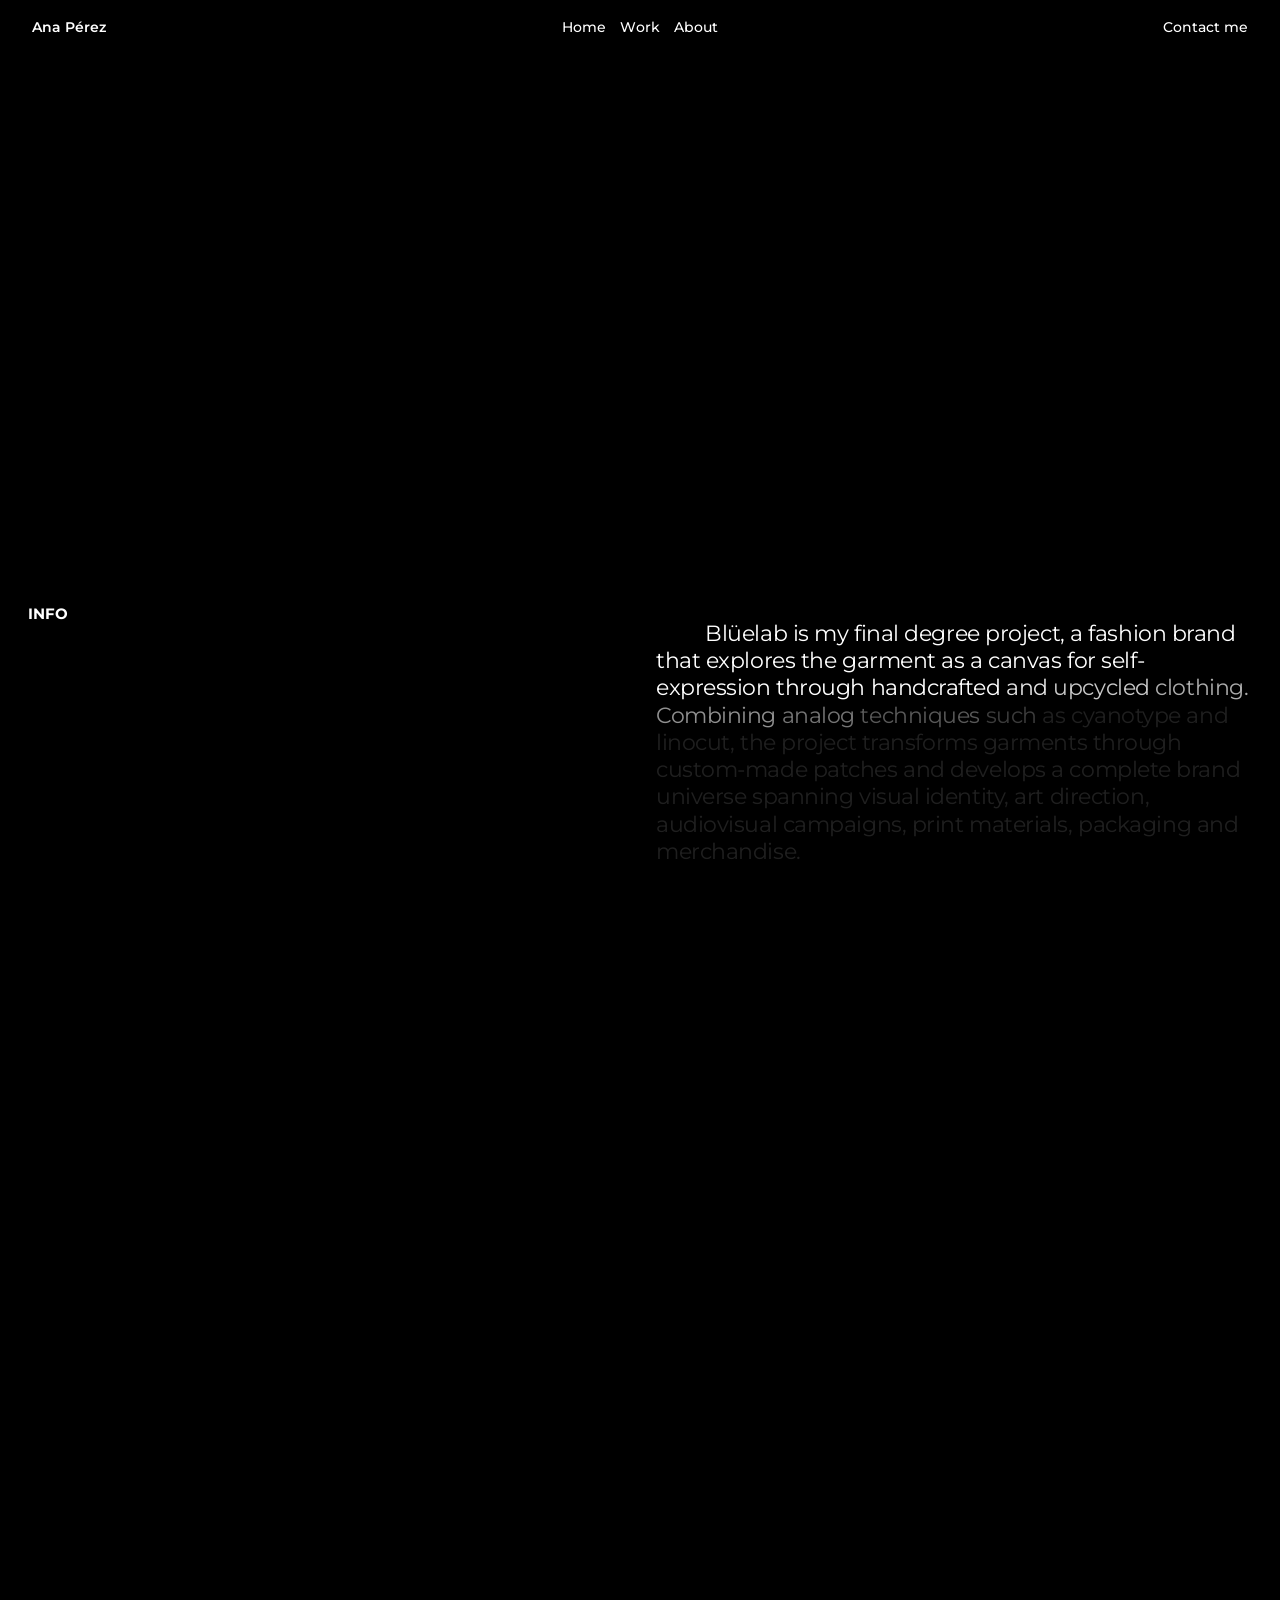
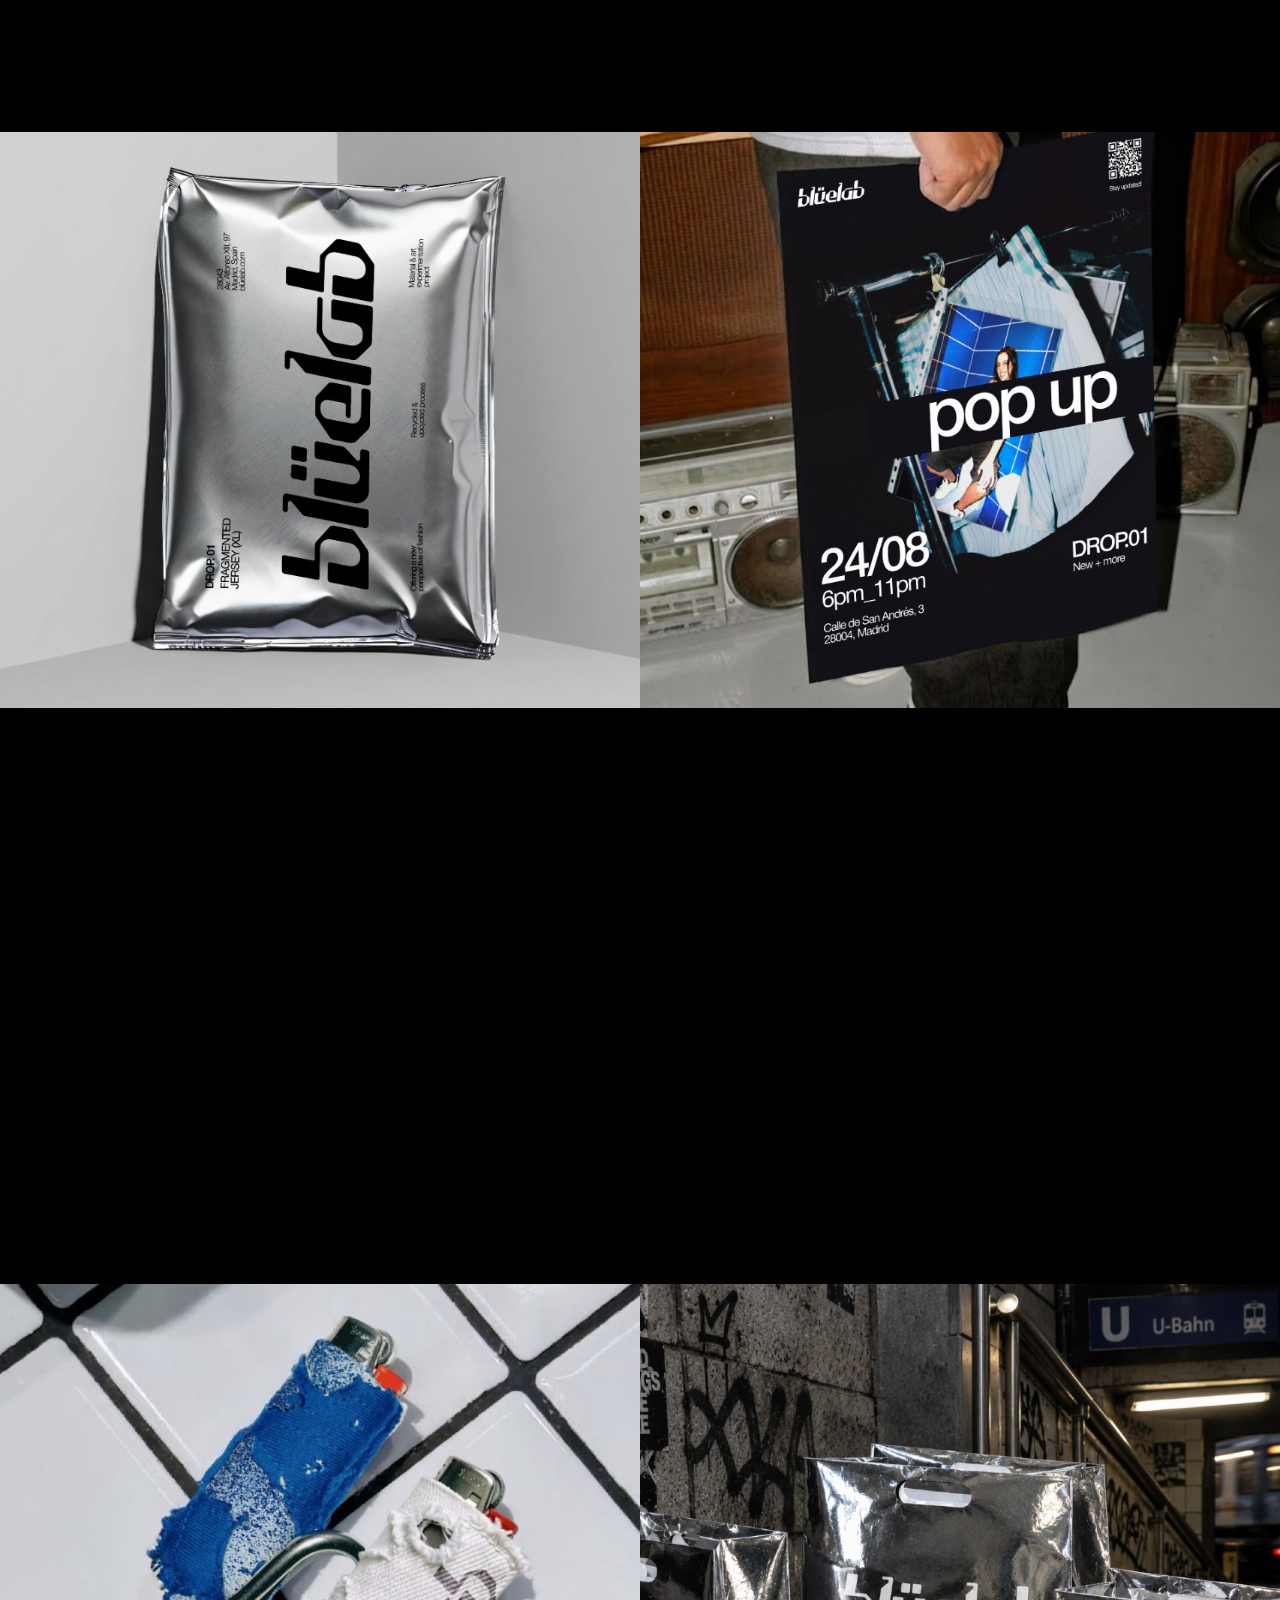
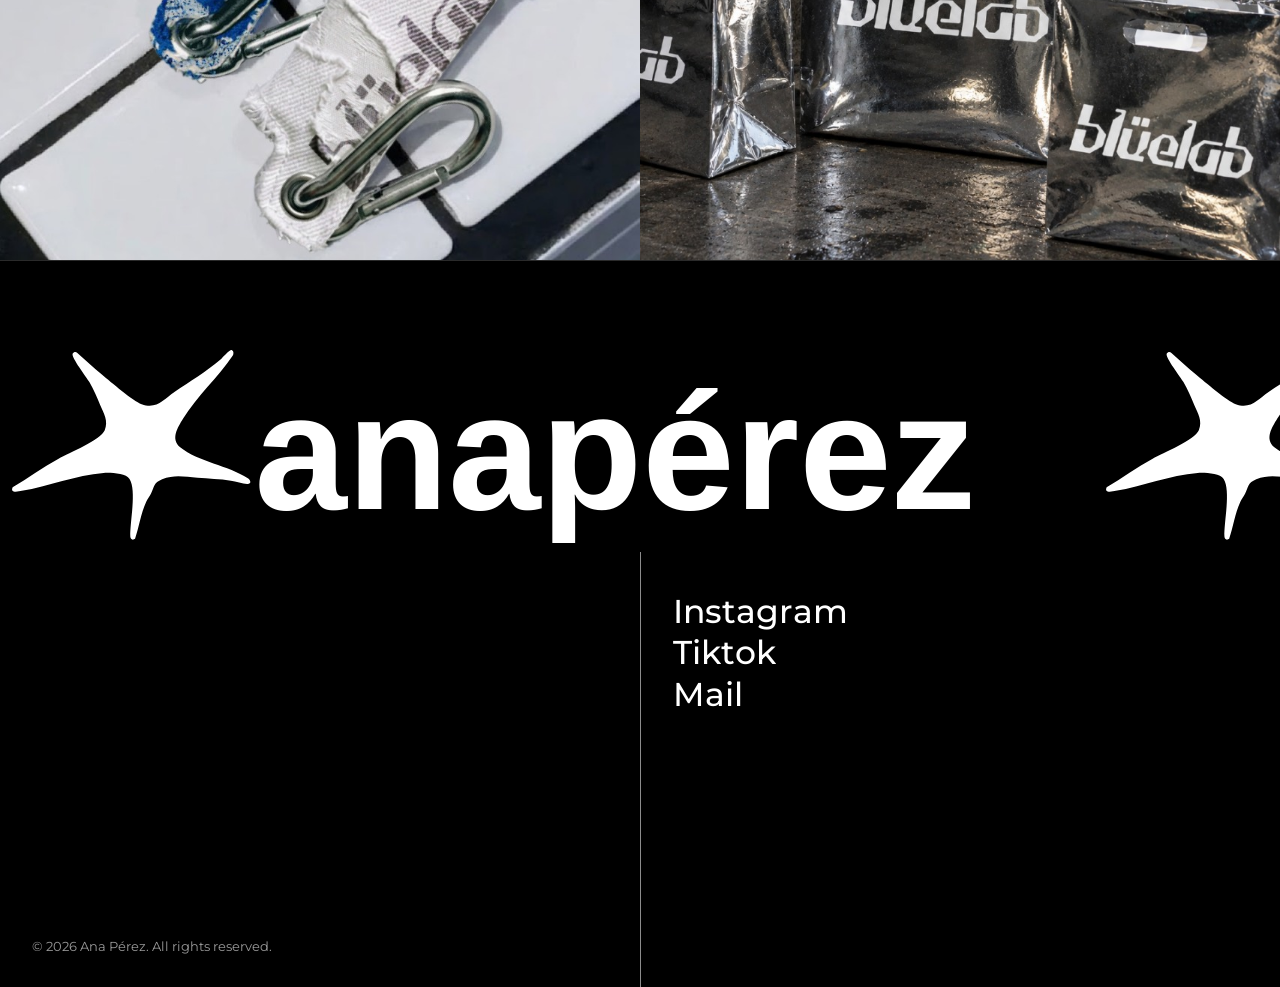
<file: project-3.html>
<!DOCTYPE html>
<html lang="en">
<head>
  <meta charset="UTF-8" />
  <meta name="viewport" content="width=device-width, initial-scale=1.0" />
  <title>Blüelab — Ana Pérez</title>
  <meta name="description" content="Blüelab: Creative direction, Visual identity. Project by Ana Pérez." />
  <link rel="icon" type="image/svg+xml" href="favicon.svg" />
  <link rel="preconnect" href="https://fonts.googleapis.com" />
  <link rel="preconnect" href="https://fonts.gstatic.com" crossorigin />
  <link href="https://fonts.googleapis.com/css2?family=Montserrat:wght@400;500;600;700;800&display=swap" rel="stylesheet" />
  <link rel="stylesheet" href="css/style.css" />
  <link rel="stylesheet" href="css/transition.css" />
  <link rel="stylesheet" href="css/project.css" />
  <script src="js/transition.js"></script>
</head>
<body>

  <!-- HEADER (igual que la home; los enlaces apuntan a index.html) -->
  <header class="header">
    <a href="index.html" class="logo">Ana Pérez</a>

    <nav class="nav" id="nav">
      <div class="nav__main">
        <a href="index.html" class="roll" data-text="Home"><span>Home</span></a>
        <a href="index.html#works" class="roll" data-text="Work"><span>Work</span></a>
        <a href="index.html#about" class="roll" data-text="About"><span>About</span></a>
      </div>
      <a href="#contact" class="nav__contact roll" data-text="Contact me"><span>Contact me</span></a>
    </nav>

    <button class="menu-btn" id="menuBtn" aria-label="Open menu">Menu</button>
  </header>

  <main>

    <!-- 1 · VÍDEO -->
    <section class="pj-hero">
      <figure class="pj-media" data-label="Hero video">
        <video src="media/project-3/hero.mp4" autoplay muted loop playsinline preload="metadata"></video>
      </figure>
    </section>

    <!-- 2 · DESCRIPCIÓN -->
    <section class="pj-info">
      <h2 class="pj-info__label">Info</h2>
      <div class="pj-info__body">
        <div class="pj-info__text">
          <p>Blüelab is my final degree project, a fashion brand that explores the garment as a canvas for self-expression through handcrafted and upcycled clothing. Combining analog techniques such as cyanotype and linocut, the project transforms garments through custom-made patches and develops a complete brand universe spanning visual identity, art direction, audiovisual campaigns, print materials, packaging and merchandise.</p>
          <p></p>
        </div>
        <dl class="pj-meta">
          <div><dt>Year</dt><dd>2026</dd></div>
          <div><dt>Project name</dt><dd>Blüelab</dd></div>
          <div><dt>Services</dt><dd>Brand Identity, Textile Design, Art Direction, Campaign Production, Print & Packaging, Merchandising</dd></div>
        </dl>
      </div>
    </section>

    <!-- 3 · GALERÍA: vídeo · 2 imágenes · vídeo · 2 imágenes -->
    <section class="pj-gallery">
      <figure class="pj-media pj-media--full" data-label="Video 1">
        <video src="media/project-3/video-1.mp4" muted loop playsinline preload="metadata"></video>
      </figure>
      <figure class="pj-media pj-media--a" data-label="Image 1">
        <img src="media/project-3/image-1.jpg" alt="" loading="lazy" />
      </figure>
      <figure class="pj-media pj-media--b" data-label="Image 2">
        <img src="media/project-3/image-2.jpg" alt="" loading="lazy" />
      </figure>
      <figure class="pj-media pj-media--full" data-label="Video 2">
        <video src="media/project-3/video-2.mp4" muted loop playsinline preload="metadata"></video>
      </figure>
      <figure class="pj-media pj-media--a" data-label="Image 3">
        <img src="media/project-3/image-3.jpg" alt="" loading="lazy" />
      </figure>
      <figure class="pj-media pj-media--b" data-label="Image 4">
        <img src="media/project-3/image-4.jpg" alt="" loading="lazy" />
      </figure>
    </section>

  </main>

  <!-- FOOTER / CONTACT (igual que la home) -->
  <footer class="footer" id="contact">
    <div class="marquee marquee--brand" role="img" aria-label="Ana Pérez">
      <div class="marquee__track">
        <img src="marquee-anaperez.svg" alt="" />
        <img src="marquee-anaperez.svg" alt="" />
        <img src="marquee-anaperez.svg" alt="" />
        <img src="marquee-anaperez.svg" alt="" />
      </div>
    </div>

    <div class="footer__bottom">
      <div class="footer__links">
        <a href="https://www.instagram.com/bluelab.studioo?stkn=eDNiZ2hmcWo5M2tt&amp;utm_source=qr" target="_blank" rel="noopener" class="roll" data-text="Instagram"><span>Instagram</span></a>
        <a href="https://www.tiktok.com/@anaa.peerezzz?_r=1&amp;_t=ZG-9A0M9eDlarZ" target="_blank" rel="noopener" class="roll" data-text="Tiktok"><span>Tiktok</span></a>
        <a href="mailto:anaperezasensio04@gmail.com" class="roll" data-text="Mail"><span>Mail</span></a>
      </div>
      <p class="footer__legal">© 2026 Ana Pérez. All rights reserved.</p>
    </div>
  </footer>

  <script src="js/script.js"></script>
  <script src="js/project.js"></script>
</body>
</html>
</file>
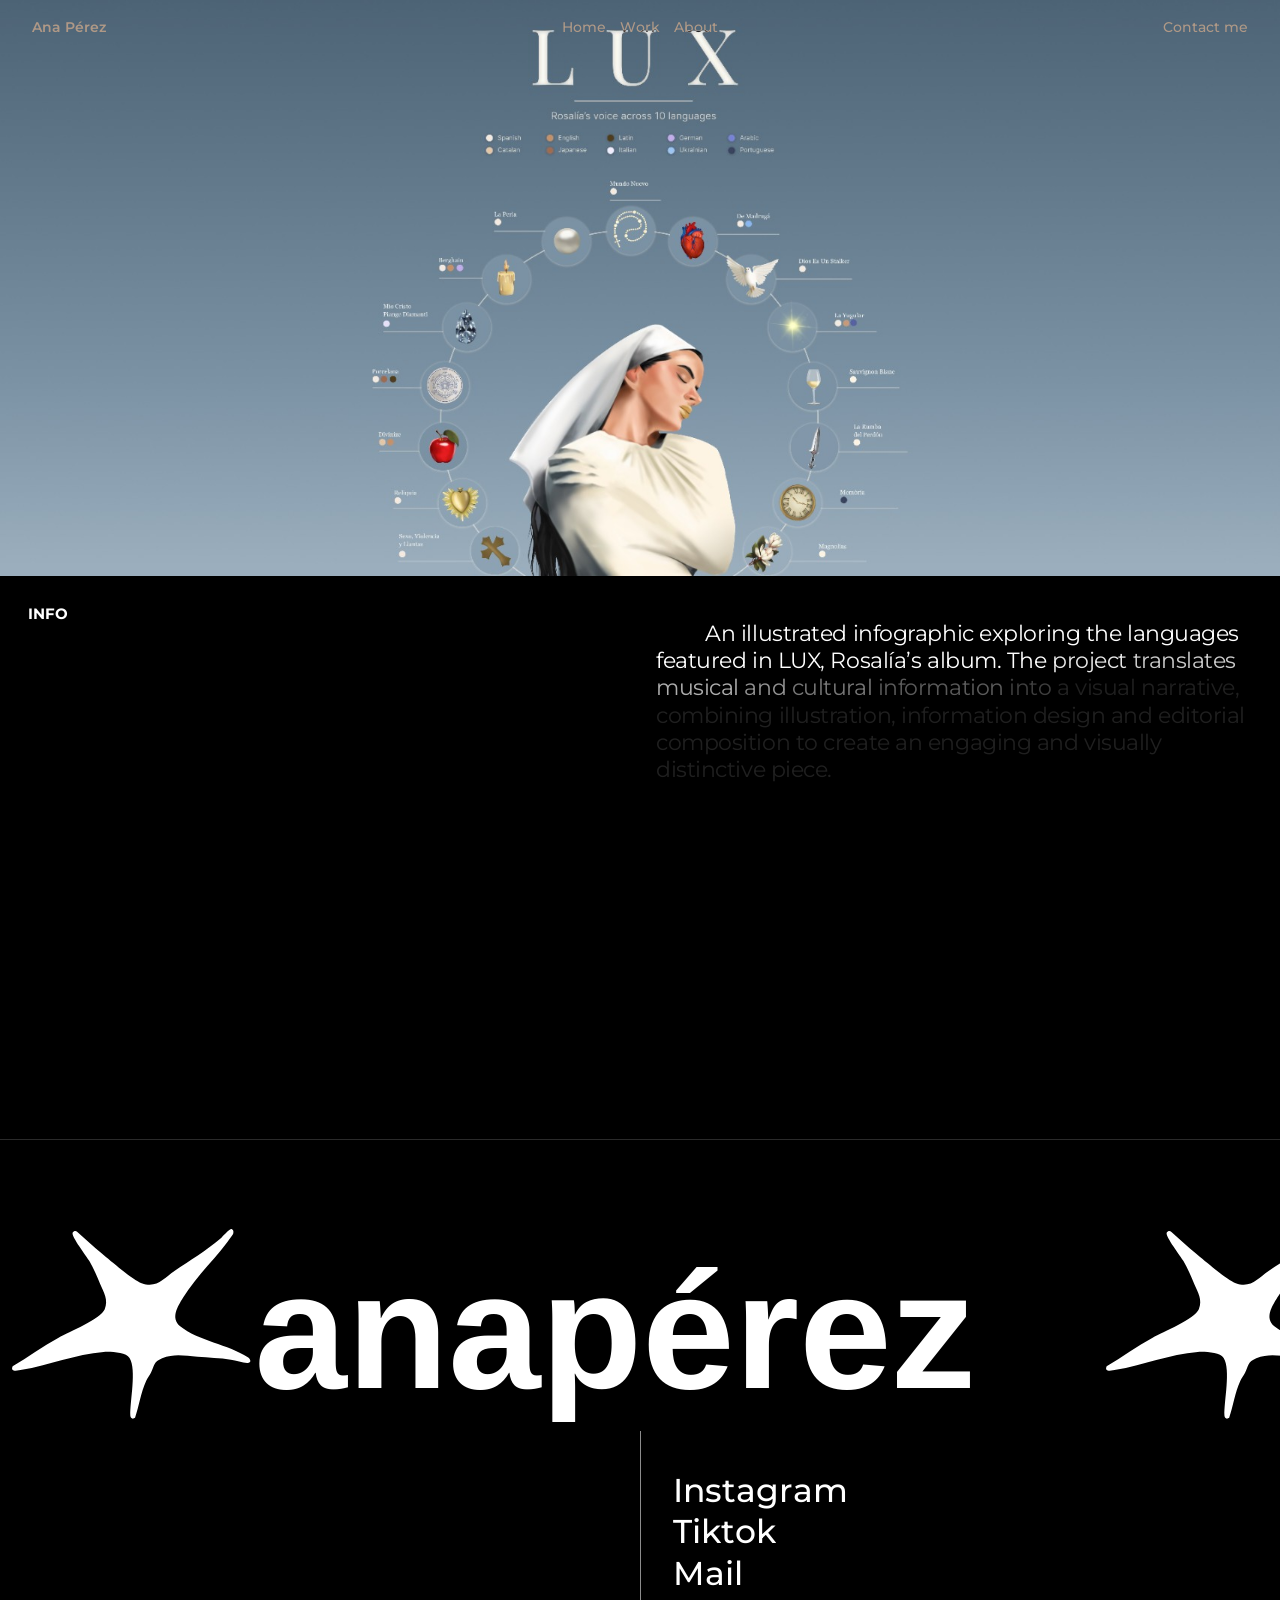
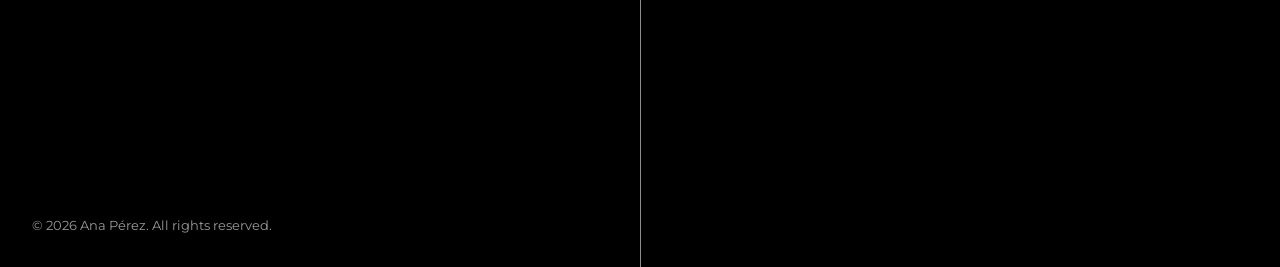
<file: project-4.html>
<!DOCTYPE html>
<html lang="en">
<head>
  <meta charset="UTF-8" />
  <meta name="viewport" content="width=device-width, initial-scale=1.0" />
  <title>LUX — Ana Pérez</title>
  <meta name="description" content="LUX: Landing page design, Visual identity. Project by Ana Pérez." />
  <link rel="icon" type="image/svg+xml" href="favicon.svg" />
  <link rel="preconnect" href="https://fonts.googleapis.com" />
  <link rel="preconnect" href="https://fonts.gstatic.com" crossorigin />
  <link href="https://fonts.googleapis.com/css2?family=Montserrat:wght@400;500;600;700;800&display=swap" rel="stylesheet" />
  <link rel="stylesheet" href="css/style.css" />
  <link rel="stylesheet" href="css/transition.css" />
  <link rel="stylesheet" href="css/project.css" />
  <script src="js/transition.js"></script>
</head>
<body>

  <!-- HEADER (igual que la home; los enlaces apuntan a index.html) -->
  <header class="header">
    <a href="index.html" class="logo">Ana Pérez</a>

    <nav class="nav" id="nav">
      <div class="nav__main">
        <a href="index.html" class="roll" data-text="Home"><span>Home</span></a>
        <a href="index.html#works" class="roll" data-text="Work"><span>Work</span></a>
        <a href="index.html#about" class="roll" data-text="About"><span>About</span></a>
      </div>
      <a href="#contact" class="nav__contact roll" data-text="Contact me"><span>Contact me</span></a>
    </nav>

    <button class="menu-btn" id="menuBtn" aria-label="Open menu">Menu</button>
  </header>

  <main>

    <!-- LUX · IMAGEN CUADRADA CENTRADA -->
    <section class="pj-lux-hero">
      <figure class="pj-media pj-lux-hero__media">
        <img src="media/project-4/lux-project.jpg" alt="LUX project artwork" loading="eager" />
      </figure>
    </section>

    <!-- 2 · DESCRIPCIÓN -->
    <section class="pj-info">
      <h2 class="pj-info__label">Info</h2>
      <div class="pj-info__body">
        <div class="pj-info__text">
          <p>An illustrated infographic exploring the languages featured in LUX, Rosalía’s album. The project translates musical and cultural information into a visual narrative, combining illustration, information design and editorial composition to create an engaging and visually distinctive piece.</p>
          <p></p>
        </div>
        <dl class="pj-meta">
          <div><dt>Year</dt><dd>2026</dd></div>
          <div><dt>Project name</dt><dd>LUX INFOGRAPHIC</dd></div>
          <div><dt>Services</dt><dd>Illustration, Infographic Design, Information Design, Editorial Design</dd></div>
        </dl>
      </div>
    </section>

  </main>

  <!-- FOOTER / CONTACT (igual que la home) -->
  <footer class="footer" id="contact">
    <div class="marquee marquee--brand" role="img" aria-label="Ana Pérez">
      <div class="marquee__track">
        <img src="marquee-anaperez.svg" alt="" />
        <img src="marquee-anaperez.svg" alt="" />
        <img src="marquee-anaperez.svg" alt="" />
        <img src="marquee-anaperez.svg" alt="" />
      </div>
    </div>

    <div class="footer__bottom">
      <div class="footer__links">
        <a href="https://www.instagram.com/bluelab.studioo?stkn=eDNiZ2hmcWo5M2tt&amp;utm_source=qr" target="_blank" rel="noopener" class="roll" data-text="Instagram"><span>Instagram</span></a>
        <a href="https://www.tiktok.com/@anaa.peerezzz?_r=1&amp;_t=ZG-9A0M9eDlarZ" target="_blank" rel="noopener" class="roll" data-text="Tiktok"><span>Tiktok</span></a>
        <a href="mailto:anaperezasensio04@gmail.com" class="roll" data-text="Mail"><span>Mail</span></a>
      </div>
      <p class="footer__legal">© 2026 Ana Pérez. All rights reserved.</p>
    </div>
  </footer>

  <script src="js/script.js"></script>
  <script src="js/project.js"></script>
</body>
</html>
</file>
<file: css/style.css>
/* ---------- Variables (cambia aquí colores y fuente) ---------- */
:root {
  --bg: #000000;
  --text: #ffffff;
  --muted: #8a8a8a;
  --line: #2a2a2a;
  --card: #141414;
  --accent: #01e842;   /* verde del hover */
  --gray: #999999;                          /* color de los textos grises */
  --gray-size: clamp(13px, 1.1vw, 17px);    /* tamaño ÚNICO: header/navbar, descripciones, intro de Capabilities... */
  --gutter: clamp(16px, 2.5vw, 32px);
  --font: "Montserrat", system-ui, sans-serif;
}

/* ---------- Reset ---------- */
*, *::before, *::after { box-sizing: border-box; margin: 0; padding: 0; }
html { scroll-behavior: smooth; }
body {
  font-family: var(--font);
  background: var(--bg);
  color: var(--text);
  line-height: 1.4;
  -webkit-font-smoothing: antialiased;
}
body.no-scroll { overflow: hidden; }   /* bloquea el scroll con el menú abierto */
a { color: inherit; text-decoration: none; }
ul { list-style: none; }

/* ---------- Header ---------- */
.header {
  position: fixed;
  top: 0; left: 0; right: 0;
  z-index: 50;
  display: grid;
  grid-template-columns: 1fr auto 1fr;   /* logo | menú centrado | contacto */
  align-items: center;
  padding: 18px var(--gutter);
  font-size: var(--gray-size);   /* mismo tamaño que el resto de textos pequeños */
  font-weight: 500;
  color: #fff;
  mix-blend-mode: difference;    /* el texto se invierte según lo que hay detrás */
}
/* Con el menú móvil abierto se desactiva, para que su fondo negro se vea normal */
.header.menu-on { mix-blend-mode: normal; }
.logo { font-weight: 600; justify-self: start; }

/* En escritorio el <nav> no genera caja: sus hijos entran directos en la rejilla */
.nav { display: contents; }
.nav__main { display: flex; gap: 14px; justify-self: center; }
.nav__contact { justify-self: end; }
.menu-btn { display: none; background: none; border: 0; color: inherit; font: inherit; cursor: pointer; }

/* Efecto "slot" en los links: cada letra sube a destiempo y se vuelve verde.
   El JS (script.js) divide el texto de los enlaces .roll en letras. */
.roll {
  --h: 1.25em;               /* alto de cada letra (deja sitio a las colas: g, p, y) */
  display: inline-flex;
  line-height: var(--h);
  white-space: nowrap;
  cursor: pointer;
}
.roll .slot-char {
  display: inline-block;
  height: var(--h);
  overflow: hidden;
  vertical-align: bottom;
}
.roll .slot-strip {
  display: flex;
  flex-direction: column;
  transition: transform 650ms cubic-bezier(.16, 1, .3, 1);
  transition-delay: calc(var(--i) * 45ms);   /* retraso por letra */
}
.roll .slot-strip span {
  display: block;
  height: var(--h);
  line-height: var(--h);
  white-space: pre;
}
.roll .slot-strip span { transition: color .25s ease; }
.roll .slot-strip span:nth-child(2) { color: var(--accent); }

/* Categoría pulsada (sobre todo en móvil): todo el texto en verde */
.roll.is-selected .slot-strip span,
.roll:active .slot-strip span { color: var(--accent); }

.roll:focus-visible .slot-strip { transform: translateY(calc(-1 * var(--h))); }

/* Solo con ratón: en pantallas táctiles el hover se queda "pegado" tras tocar */
@media (hover: hover) {
  .roll:hover .slot-strip { transform: translateY(calc(-1 * var(--h))); }
}

/* ---------- Hero ---------- */
.hero {
  min-height: 100vh;
  min-height: 100svh;   /* en móvil ignora la barra del navegador */
  overflow-x: clip;     /* la estrella nunca crea scroll horizontal al moverse */
  padding: 80px var(--gutter) var(--gutter);
  display: grid;
  grid-template-columns: 1fr 1fr;     /* dos mitades */
  column-gap: var(--gutter);
}
/* Izquierda: abajo del todo */
.hero__location {
  align-self: end;
  font-size: var(--gray-size);   /* igual que la navbar */
  font-weight: 600;
}
/* Derecha: centrado en vertical */
.hero__content {
  align-self: center;
  padding-top: 8vh;
}
/* El tamaño se define aquí; la estrella usa "em", así escala siempre con el nombre */
.hero__title {
  position: relative;
  font-size: clamp(3rem, 7.8vw, 9rem);
}
.hero__wordmark {
  position: relative;
  z-index: 1;                 /* el texto va por encima de la estrella */
  font-size: 1em;
  font-weight: 700;
  letter-spacing: -0.045em;
  line-height: 1;
}
.hero__star {
  position: absolute;
  z-index: 0;
  top: -0.18em;               /* ajusta la posición vertical */
  left: 3.1em;                /* ajusta la posición horizontal */
  width: 2.5em;               /* ajusta el tamaño */
  height: auto;
  pointer-events: none;
  user-select: none;
  transform-origin: 50% 50%;
}

/* Animación de la estrella: igual en móvil y escritorio, sin hover ni ratón.
   1) aparece girando y con rebote  2) después se mueve sin parar, como si respirara */
@media (prefers-reduced-motion: no-preference) {
  .hero__star {
    animation:
      star-fade .4s ease .3s both,                                  /* aparece */
      star-pop 1.3s cubic-bezier(.34, 1.56, .64, 1) .3s both,       /* entra girando y con rebote */
      star-float 8s ease-in-out 1.6s infinite;                      /* bucle continuo */
  }
}
@keyframes star-fade { from { opacity: 0; } to { opacity: 1; } }
@keyframes star-pop {
  from { transform: scale(0) rotate(-140deg); }
  to   { transform: scale(1) rotate(0deg); }
}
@keyframes star-float {
  0%, 100% { transform: scale(1)    rotate(0deg); }
  33%      { transform: scale(1.08) rotate(10deg); }
  66%      { transform: scale(.96)  rotate(-8deg); }
}
.hero__tagline {
  margin-top: 12px;
  max-width: 17.5em;
  font-size: var(--gray-size);
  font-weight: 700;
  line-height: 1.35;
  text-indent: 3em;          /* sangría en la primera línea */
  color: var(--gray);
}

/* ---------- Works: 2 proyectos · 1 · 1 (a sangre, sin huecos) ---------- */
.works {
  --work-h: max(130vh, 560px);           /* altura de cada proyecto: más alto = el texto se desliza más tiempo */
  --work-h: max(130svh, 560px);
  display: flex;
  flex-wrap: wrap;
  background: var(--bg);
}
.project {
  position: relative;
  flex: 0 0 50%;
  display: block;
  min-height: var(--work-h);
  padding-bottom: clamp(48px, 8vw, 120px);   /* margen inferior: los textos se paran antes del borde */
  overflow: clip;                         /* recorta el zoom del hover y NO rompe el sticky */
  color: #fff;
}
.project:nth-child(n+3) { flex-basis: 100%; }   /* el 3 y el 4 ocupan todo el ancho */

/* Imagen de fondo del proyecto */
.project__img {
  position: absolute;
  inset: 0;
  background: var(--card);
  display: grid;
  place-items: center;
  color: rgba(255, 255, 255, .7);
}
.project__img img,
.project__img video {
  width: 100%; height: 100%;
  object-fit: cover;
  object-position: center center;
  transition: transform .8s cubic-bezier(.2, .7, .2, 1);
}
.project:hover .project__img img,
.project:hover .project__img video { transform: scale(1.03); }
.project:nth-child(4) .project__img video {
  object-fit: cover;
  object-position: center center;
}
/* Colores de prueba (bórralos cuando pongas tus imágenes) */
.project:nth-child(1) .project__img { background: #999999; }
.project:nth-child(2) .project__img { background: #6f6e6b; }
.project:nth-child(3) .project__img { background: #d9d9d9; }
.project:nth-child(4) .project__img { background: #000; }

/* Nombre (izquierda) + descripción (derecha): se quedan fijos mientras pasas
   por el proyecto y se paran cuando éste termina (igual que Capabilities) */
.project__info {
  position: sticky;
  top: 50vh;
  top: 50svh;                             /* mantiene el texto a media altura durante el scroll */
  margin-top: 50vh;
  margin-top: 50svh;                      /* posición inicial centrada en el proyecto */
  z-index: 1;
  display: flex;
  justify-content: space-between;
  align-items: center;
  gap: 24px;
  padding: 0 var(--gutter);
  mix-blend-mode: difference;             /* mismo modo de fusión que la navbar */
}
.project__info h3 {
  font-size: clamp(26px, 2.5vw, 48px);
  font-weight: 400;
  letter-spacing: -0.01em;
  line-height: 1;
}
.project__info p {
  max-width: 14em;
  text-align: right;
  font-size: var(--gray-size);
  font-weight: 700;
  line-height: 1.3;
  color: #fff;
}

/* ---------- Secciones genéricas ---------- */
.section-label {
  font-size: 14px;
  font-weight: 500;
  text-transform: uppercase;
  letter-spacing: .04em;
  color: var(--muted);
}

/* ---------- About (bloque verde) ---------- */
.about { padding: 0; background: var(--accent); }   /* verde de borde a borde, sin franjas */
.about__box {
  display: grid;
  grid-template-columns: minmax(0, 1fr) minmax(0, 1fr);   /* título | texto */
  column-gap: var(--gutter);
  min-height: clamp(380px, 44vw, 860px);
  padding: clamp(24px, 2.2vw, 44px);
  background: var(--accent);   /* mismo verde que la estrella */
  color: #000;
}
.about__label {
  font-size: clamp(14px, 1.15vw, 18px);
  font-weight: 700;
  text-transform: uppercase;
}
.about__text {
  display: grid;
  gap: 1.22em;                 /* una línea en blanco entre párrafos */
  align-content: start;
  padding-top: 1.2vw;
  font-size: clamp(16px, 1.75vw, 28px);
  font-weight: 500;
  line-height: 1.22;
  letter-spacing: -0.02em;
}
.about__text p:first-child { text-indent: 2.2em; }   /* sangría solo en la primera línea del primer párrafo */

/* ---------- Capabilities ---------- */
.cap {
  display: grid;
  grid-template-columns: minmax(0, 1fr) minmax(0, 1fr);      /* izquierda: intro · derecha: servicios */
  column-gap: var(--gutter);
  padding: 40px var(--gutter) 120px;
  border-top: 1px solid var(--line);
}
/* Columna izquierda fija mientras se hace scroll por los servicios */
.cap__intro {
  position: sticky;
  top: 88px;            /* debajo de la cabecera fija; ajusta si la quieres más arriba o abajo */
  align-self: start;    /* necesario: si se estira, no puede quedarse fija */
}
.cap__label {
  font-size: 18px;
  font-weight: 700;
  text-transform: uppercase;
  letter-spacing: -0.01em;
}
.cap__text {
  margin-top: 16px;
  max-width: 25em;
  font-size: var(--gray-size);
  font-weight: 700;
  line-height: 1.35;
  color: var(--gray);
}

/* Iconos de herramientas (rejilla de 3) */
.tools {
  display: grid;
  grid-template-columns: repeat(3, 48px);
  gap: 12px 18px;
  margin-top: 32px;
}
.tools svg { display: block; width: 48px; height: 48px; color: var(--text); }

/* Servicios */
.services { display: grid; }
.service {
  display: grid;
  grid-template-columns: minmax(0, 0.9fr) minmax(0, 1.5fr);   /* título | descripción + etiquetas */
  column-gap: var(--gutter);
  min-height: clamp(300px, 22.5vw, 440px);
  padding-top: 40px;
}
.service__title {
  font-size: clamp(1.6rem, 2.6vw, 3rem);
  font-weight: 500;
  line-height: 1.15;
  text-transform: uppercase;
  letter-spacing: -0.01em;
}
.service__body {
  display: flex;
  flex-direction: column;
  justify-content: flex-start;      /* antes space-between: mandaba las etiquetas al fondo */
  padding-top: 3.2vw;
}
.service__desc {
  align-self: flex-end;
  max-width: 24em;
  text-align: right;
  font-size: var(--gray-size);
  font-weight: 700;
  line-height: 1.35;
  color: var(--gray);
}
.service__tags {
  display: grid;
  grid-template-columns: 1fr 1fr;
  gap: 24px 20px;
  margin-top: clamp(40px, 5vw, 80px);   /* distancia entre la descripción y las etiquetas */
}
.service__tags li {
  font-size: clamp(11px, 1vw, 15px);
  font-weight: 700;
  text-transform: uppercase;
}

/* ---------- Marquee ---------- */
.marquee { overflow: hidden; }
.marquee__track {
  display: flex;
  gap: 80px;
  width: max-content;
  animation: scroll 25s linear infinite;
  will-change: transform;
}
@keyframes scroll { to { transform: translate3d(-50%, 0, 0); } }
.marquee:hover .marquee__track { animation-play-state: paused; }

/* ---------- Footer / Contact ---------- */
.footer {
  background: var(--bg);
  color: var(--text);
  padding: clamp(48px, 6vw, 120px) 0 0;
  border-top: 1px solid var(--line);
}

/* Wordmark + estrella en bucle */
.marquee--brand .marquee__track {
  gap: 0;                                  /* el espacio va en cada imagen para que el bucle encaje exacto */
  animation-duration: 45s;                 /* más lento: las imágenes son muy grandes */
}
.marquee--brand img {
  display: block;
  flex: none;
  width: min(84vw, 1700px);
  height: auto;
  margin-right: clamp(16px, 1.5vw, 28px);
}

/* Parte de abajo: izquierda vacía · derecha enlaces con línea vertical */
.footer__bottom {
  display: grid;
  grid-template-columns: 1fr 1fr;
  min-height: clamp(260px, 34vw, 640px);
}
.footer__links {
  grid-column: 2;
  grid-row: 1;
  display: flex;
  flex-direction: column;
  align-items: flex-start;
  padding: clamp(24px, 3vw, 56px) var(--gutter);
  border-left: 1px solid rgba(255, 255, 255, .55);   /* línea vertical */
  font-size: clamp(1.6rem, 2.6vw, 3rem);             /* mismo tamaño que los títulos de servicios (BRANDING...) */
  font-weight: 500;
  line-height: 1.15;
}
.footer__legal {
  grid-column: 1;
  grid-row: 1;
  align-self: end;
  padding: var(--gutter);
  font-size: 13px;
  opacity: .6;
}

/* ---------- Efecto "cortina" (parallax) ----------
  Work tapa al Hero; About, Capabilities y proyectos van sin efecto.
   El JS (script.js) guarda en --h la altura de la sección. */
main { display: contents; }   /* así las secciones comparten contenedor con el footer */
.hero {
  position: sticky;
  top: 0;
  top: min(0px, calc(100svh - var(--h, 100svh)));
}
.hero, .cap { background: var(--bg); }   /* fondo opaco: tapan lo que hay detrás */
.works, .about, .cap, .footer { position: relative; }   /* quedan por encima del hero */

/* ---------- Responsive ---------- */
/* Tablet y móvil */
@media (max-width: 800px) {
  /* Mismo tamaño para todos los textos grises en móvil */
  :root { --gray-size: 14px; }

  /* Cabecera: logo + botón Menu */
  .header { grid-template-columns: 1fr auto; }
  .logo,
  .menu-btn { position: relative; z-index: 60; }   /* siguen visibles sobre el menú abierto */
  .menu-btn { display: block; }

  /* Menú a pantalla completa (en escritorio el nav es display: contents) */
  .nav {
    display: flex;
    position: fixed;
    inset: 0;
    background: var(--bg);
    flex-direction: column;
    justify-content: center;
    align-items: center;
    gap: 24px;
    font-size: clamp(28px, 8vw, 40px);
    font-weight: 600;
    transform: translateY(-100%);
    visibility: hidden;                      /* evita tabular a enlaces ocultos */
    transition: transform .5s cubic-bezier(.65, 0, .35, 1), visibility 0s .5s;
  }
  .nav.open {
    transform: translateY(0);
    visibility: visible;
    transition: transform .5s cubic-bezier(.65, 0, .35, 1), visibility 0s;
  }
  .nav__main { flex-direction: column; align-items: center; gap: 24px; }

  /* Secciones */
  .works { --work-h: max(120vh, 520px); --work-h: max(120svh, 520px); }
  .project { flex-basis: 100%; }

  /* About y Capabilities: una columna */
  .about__box { grid-template-columns: 1fr; min-height: 0; row-gap: 28px; padding: 24px; }
  .about__text { padding-top: 0; font-size: clamp(17px, 5vw, 22px); }
  .cap { grid-template-columns: 1fr; padding: 56px var(--gutter) 80px; }
  .cap__intro { position: static; }   /* en móvil va en una columna, no se fija */
  .services { margin-top: 56px; }
  .service {
    grid-template-columns: 1fr;
    min-height: 0;
    padding: 36px 0 40px;
    border-top: 1px solid var(--line);
  }
  .service__title { font-size: clamp(1.9rem, 9vw, 2.6rem); }
  .service__body { padding-top: 20px; gap: 28px; }
  .service__desc { align-self: flex-start; text-align: left; max-width: 30em; }
  .service__tags { margin-top: 0; gap: 18px 16px; }
  .service__tags li { font-size: 12px; }
  .project__info { flex-direction: column; align-items: flex-start; gap: 10px; }
  .project__info p { text-align: left; max-width: 18em; }

  /* Hero: una columna, nombre centrado y "Based in Madrid" abajo */
  .hero { grid-template-columns: 1fr; grid-template-rows: 1fr auto; }
  .hero__content { grid-row: 1; align-self: center; padding-top: 0; }
  .hero__location { grid-row: 2; }
  .hero__title { font-size: clamp(3rem, 17vw, 7rem); margin-bottom: .85em; }   /* deja sitio a la estrella */
  .hero__star { left: 2.9em; }   /* en móvil, un poco menos para que no se salga de la pantalla */
  .hero__tagline { max-width: 24em; text-indent: 2.5em; }
}

/* Footer en tablet y móvil: wordmark más grande */
@media (max-width: 800px) {
  .marquee--brand img { width: 140vw; }
}

/* Móviles pequeños */
@media (max-width: 480px) {
  .marquee__track { gap: 48px; }
}

/* Respeta a quien prefiere menos movimiento */
@media (prefers-reduced-motion: reduce) {
  html { scroll-behavior: auto; }
  .marquee__track { animation: none; }
  .roll .slot-strip { transition-duration: 0ms; transition-delay: 0ms; }
}
</file>
<file: css/transition.css>
/* ============================================================
   Transición entre páginas: un panel verde sube y tapa la página
   que se va; en la página nueva el panel sigue subiendo y la deja ver.
   Cámbialo con --pt-bg (color) y la duración/curva de las animaciones.
   ============================================================ */
:root { --pt-bg: #080808; }   /* mismo verde que la estrella */

html::after {
  content: "";
  position: fixed;
  inset: 0;
  z-index: 9999;               /* por encima de la navbar */
  background: var(--pt-bg);
  transform: translateY(100%);
  visibility: hidden;
  pointer-events: none;
}

/* Saliendo: el panel sube desde abajo y tapa la página */
html.pt-leave { pointer-events: none; }
html.pt-leave::after {
  visibility: visible;
  animation: pt-cover .6s cubic-bezier(.76, 0, .24, 1) forwards;
}

/* Entrando: la página nueva empieza tapada y el panel sigue subiendo hasta salir */
html.pt-enter::after {
  visibility: visible;
  transform: translateY(0);
  animation: pt-reveal .7s cubic-bezier(.76, 0, .24, 1) .05s forwards;
}

@keyframes pt-cover  { from { transform: translateY(100%); } to { transform: translateY(0); } }
@keyframes pt-reveal { from { transform: translateY(0); }    to { transform: translateY(-100%); } }

@media (prefers-reduced-motion: reduce) {
  html::after { display: none; }
}
</file>
<file: css/project.css>
/* ============================================================
   Subpáginas de proyecto (project-1.html ... project-4.html)
   Se carga DESPUÉS de style.css. Usa las mismas variables.
   ============================================================ */
:root { --pj-h: max(45vw, 420px); }   /* altura de cada bloque de vídeo/imagen */

/* Bloque de medios (vídeo o imagen) */
.pj-media {
  position: relative;
  overflow: hidden;
  height: var(--pj-h);
  background: var(--bg);
}
.pj-media video,
.pj-media img {
  position: absolute;
  inset: 0;
  width: 100%;
  height: 100%;
  object-fit: cover;
}

/* 1 · Vídeo de cabecera con el título */
/* Efecto cortina (parallax): el vídeo se queda quieto y la sección de info lo tapa al hacer scroll */
.pj-hero {
  position: sticky;
  top: 0;
  top: min(0px, calc(100svh - var(--pj-h)));   /* si el vídeo es más alto que la pantalla, se queda fijo por abajo */
}
.pj-lux-hero {
  position: sticky;
  top: min(0px, calc(100svh - var(--pj-h)));
  height: var(--pj-h);
}
.pj-lux-hero__media {
  width: 100%;
  height: 100%;
}
.pj-info, .pj-gallery { position: relative; }   /* quedan por encima del vídeo */
/* 2 · Info (fondo negro · mismo layout que el About verde de la home) */
.pj-info {
  display: grid;
  grid-template-columns: minmax(0, 1fr) minmax(0, 1fr);   /* etiqueta | texto */
  column-gap: var(--gutter);
  min-height: clamp(380px, 44vw, 860px);
  padding: clamp(24px, 2.2vw, 44px);
  background: var(--bg);
  color: #fff;
}
.pj-info__label {
  font-size: clamp(14px, 1.15vw, 18px);
  font-weight: 700;
  text-transform: uppercase;
}
.pj-info__text {
  display: grid;
  gap: 1.22em;                 /* una línea en blanco entre párrafos */
  align-content: start;
  padding-top: 1.2vw;
  font-size: clamp(16px, 1.75vw, 28px);
  font-weight: 400;            /* Montserrat Regular */
  line-height: 1.22;
  letter-spacing: -0.02em;
}
.pj-info__text p:first-child { text-indent: 2.2em; }   /* sangría solo en la primera línea del primer párrafo */

/* Year · Project name / Services */
.pj-meta {
  display: grid;
  grid-template-columns: 1fr 1fr;
  gap: 28px 0;
  margin-top: clamp(60px, 8vw, 140px);
  font-size: clamp(11px, .9vw, 14px);
  text-transform: uppercase;
}
.pj-meta dt { margin-bottom: 4px; font-weight: 700; color: var(--muted); }
.pj-meta dd { font-weight: 400; }

/* 3 · Galería: vídeo · 2 imágenes · vídeo · 2 imágenes (a sangre, sin huecos) */
.pj-gallery { display: flex; flex-wrap: wrap; background: var(--bg); }
.pj-gallery .pj-media { flex: 0 0 50%; }
.pj-gallery .pj-media--full { flex-basis: 100%; }
@media (max-width: 800px) {
  :root { --pj-h: 70svh; }
  .pj-info { grid-template-columns: 1fr; min-height: 0; row-gap: 28px; padding: 24px; }
  .pj-info__text { padding-top: 0; font-size: clamp(17px, 5vw, 22px); }
  .pj-meta { gap: 24px 16px; margin-top: 48px; }
  .pj-gallery .pj-media { flex-basis: 100%; height: 110vw; }
  .pj-gallery .pj-media--full { height: 62vw; }
}
</file>
